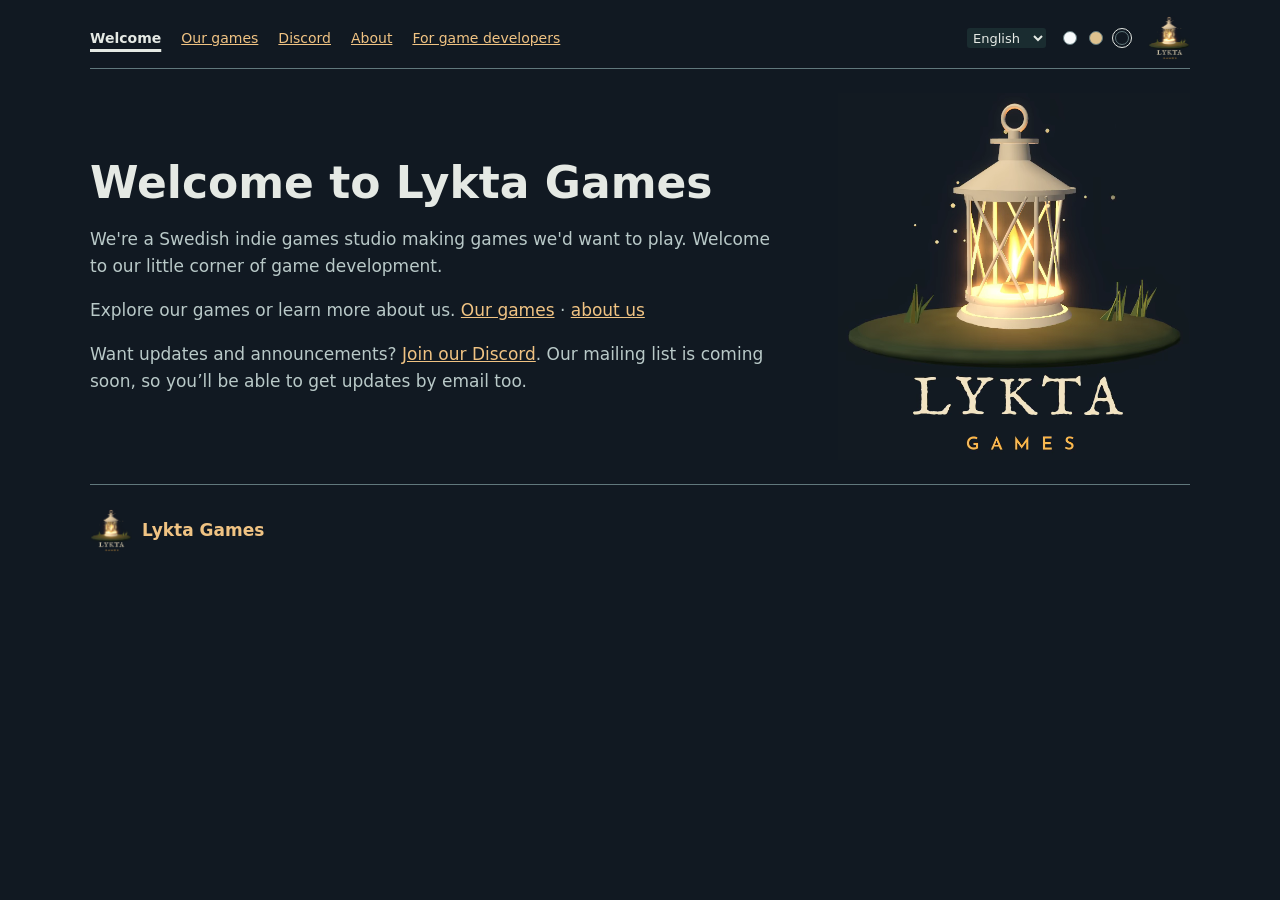
<file: index.html>
<!doctype html>
<html lang="en"><meta charset="utf-8"><meta name="viewport" content="width=device-width,initial-scale=1">
<script src="/preferences.js"></script>
<script src="/translations.js"></script>
<title data-i18n="welcome_lyktagames">Welcome · LyktaGames</title>
<style>
:root{color-scheme:dark;font:17px/1.6 system-ui;background:#111922;color:#e5e9e4}body{max-width:1100px;margin:auto;padding:16px 24px}header{border-bottom:1px solid #395054;padding-bottom:8px;color:#e9bc75}h1{font-size:clamp(30px,4vw,44px);line-height:1.15;max-width:800px;margin:18px 0 8px}p{max-width:680px;color:#b9c9c8}section{margin:24px 0}article{background:#1a2c30;border:1px solid #395054;padding:24px;border-radius:12px}a{color:#f0c383}input{font:inherit;padding:8px;max-width:100%;box-sizing:border-box}footer{border-top:1px solid #395054;padding-top:24px}label{display:block}
nav{display:flex;flex-wrap:wrap;align-items:center;gap:0 20px;font-size:14px}nav a{display:inline-flex;align-items:center;min-height:44px}nav a[aria-current="page"]{color:#e5e9e4;font-weight:700;text-decoration-thickness:3px;text-underline-offset:6px}
.design-grid{display:grid;grid-template-columns:repeat(3,minmax(0,1fr));gap:16px}
.design-grid article{padding:20px}.design-grid h3{font-size:18px;line-height:1.35;margin:0 0 10px;color:#e9bc75}.design-grid p{font-size:15px;margin:8px 0}.design-grid .note{font-size:13px}
@media(max-width:760px){.design-grid{grid-template-columns:repeat(2,minmax(0,1fr))}}
@media(max-width:480px){body{padding:10px 16px}.design-grid{grid-template-columns:1fr}nav{gap:0 16px}h1{margin-top:14px}.timeline-label{font-size:13px}}
.support-note{font-size:13px;max-width:680px}.support-note span{white-space:normal}
</style>
<link rel="stylesheet" href="/appearance.css">
<header><nav aria-label="Main" data-i18n-aria-label="main"><a href="/" aria-current="page"><span data-i18n="welcome">Welcome</span></a><a href="/games/"><span data-i18n="get_our_games">Our games</span></a><a href="/discord/">Discord</a><a href="/about/"><span data-i18n="about">About</span></a><a href="/calendar/"><span data-i18n="for_game_developers">For game developers</span></a></nav><div class="preferences"><label><select id="language" aria-label="Language" data-i18n-aria-label="language"><option value="en">English</option><option value="sv">Svenska</option></select></label><div class="theme-options" role="group" aria-label="Appearance" data-i18n-aria-label="appearance"><button class="theme-choice" type="button" data-theme-choice="light" aria-label="Light" title="Light" data-i18n-aria-label="light" data-i18n-title="light" aria-pressed="false"></button><button class="theme-choice" type="button" data-theme-choice="warm" aria-label="Warm" title="Warm" data-i18n-aria-label="warm" data-i18n-title="warm" aria-pressed="false"></button><button class="theme-choice" type="button" data-theme-choice="dark" aria-label="Dark" title="Dark" data-i18n-aria-label="dark" data-i18n-title="dark" aria-pressed="true"></button></div></div><a class="header-home" href="/" aria-label="Lykta Games — Welcome" data-i18n-aria-label="studio_home"><img class="header-logo" src="/assets/lykta-games.png" width="674" height="702" alt="Lykta Games"></a></header>
<main><section id="welcome" aria-labelledby="welcome-title"><div class="welcome-copy"><h1 id="welcome-title"><span data-i18n="welcome_to_lykta_games">Welcome to Lykta Games</span></h1>
<p><span data-i18n="we_re_a_swedish_indie_games_studio_making_games_we_d_want_to_play">We're a Swedish indie games studio making games we'd want to play. Welcome to our little corner of game development.</span></p><p><span data-i18n="welcome_players">Explore our games or learn more about us.</span> <a href="/games/"><span data-i18n="get_our_games">Our games</span></a> · <a href="/about/"><span data-i18n="about_us">about us</span></a></p>
<p><span data-i18n="welcome_updates_intro">Want updates and announcements?</span> <a href="/discord/"><span data-i18n="welcome_join_discord">Join our Discord</span></a><span data-i18n="welcome_mailing_soon">. Our mailing list is coming soon, so you’ll be able to get updates by email too.</span></p>
</div><a class="welcome-logo" href="/" aria-label="Lykta Games — Welcome" data-i18n-aria-label="studio_home"><img src="/assets/lykta-games.png" width="674" height="702" alt="Lykta Games"><video muted loop playsinline preload="none" poster="/assets/lykta-games.png" aria-label="Lykta Games" width="674" height="702"><source src="/assets/lykta-games.webm" type="video/webm"></video></a></section></main><footer><a class="footer-brand" href="/" aria-label="Lykta Games — Welcome" data-i18n-aria-label="studio_home"><img src="/assets/lykta-games.png" width="42" height="44" alt=""><span>Lykta Games</span></a></footer><script>window.SitePreferences?.translate();</script></html>
</file>
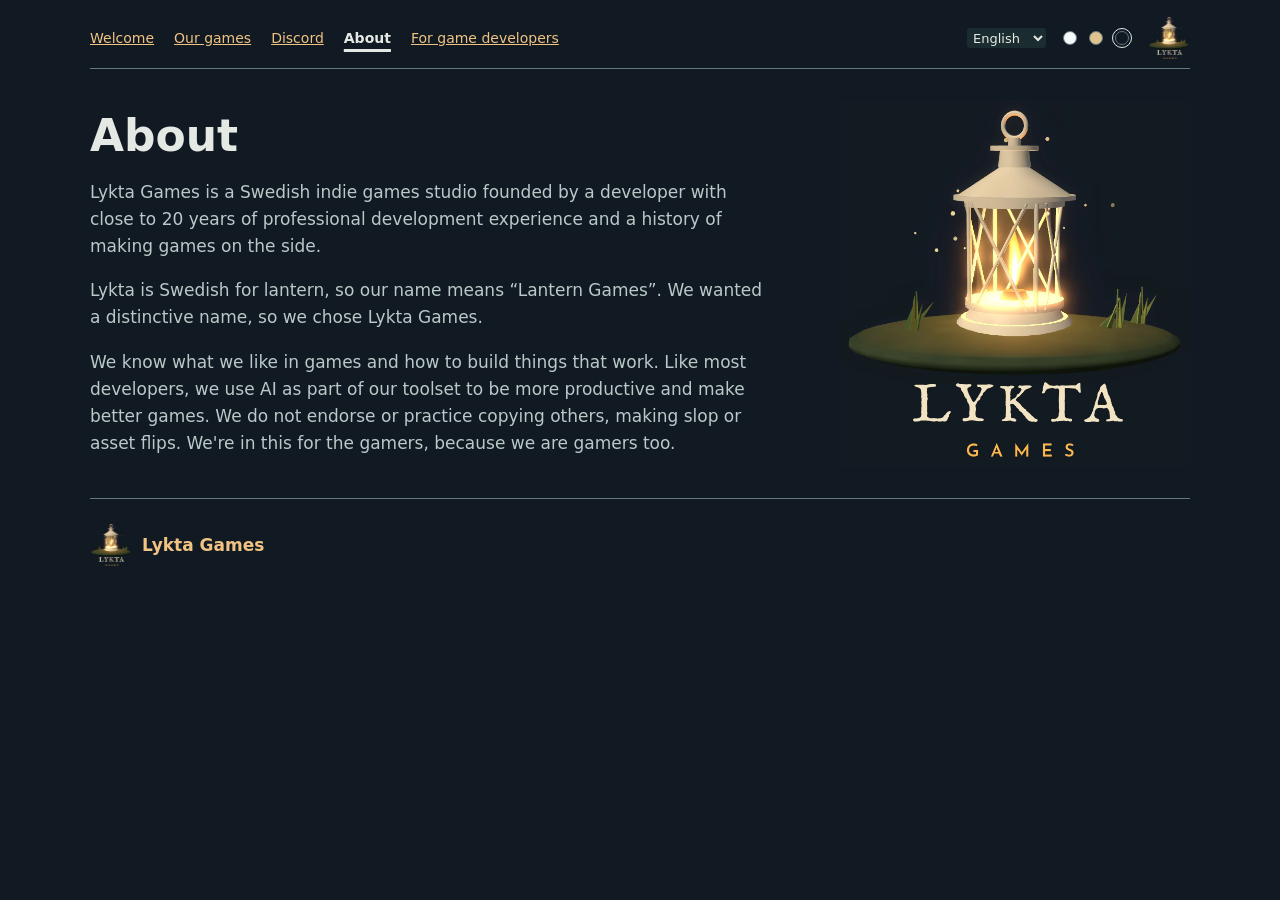
<file: about/index.html>
<!doctype html>
<html lang="en"><meta charset="utf-8"><meta name="viewport" content="width=device-width,initial-scale=1">
<script src="/preferences.js"></script>
<script src="/translations.js"></script>
<title data-i18n="about_lyktagames">About · LyktaGames</title>
<style>
:root{color-scheme:dark;font:17px/1.6 system-ui;background:#111922;color:#e5e9e4}body{max-width:1100px;margin:auto;padding:16px 24px}header{border-bottom:1px solid #395054;padding-bottom:8px;color:#e9bc75}h1{font-size:clamp(30px,4vw,44px);line-height:1.15;max-width:800px;margin:18px 0 8px}p{max-width:680px;color:#b9c9c8}section{margin:24px 0}article{background:#1a2c30;border:1px solid #395054;padding:24px;border-radius:12px}a{color:#f0c383}input{font:inherit;padding:8px;max-width:100%;box-sizing:border-box}footer{border-top:1px solid #395054;padding-top:24px}label{display:block}
nav{display:flex;flex-wrap:wrap;align-items:center;gap:0 20px;font-size:14px}nav a{display:inline-flex;align-items:center;min-height:44px}nav a[aria-current="page"]{color:#e5e9e4;font-weight:700;text-decoration-thickness:3px;text-underline-offset:6px}
.design-grid{display:grid;grid-template-columns:repeat(3,minmax(0,1fr));gap:16px}
.design-grid article{padding:20px}.design-grid h3{font-size:18px;line-height:1.35;margin:0 0 10px;color:#e9bc75}.design-grid p{font-size:15px;margin:8px 0}.design-grid .note{font-size:13px}
@media(max-width:760px){.design-grid{grid-template-columns:repeat(2,minmax(0,1fr))}}
@media(max-width:480px){body{padding:10px 16px}.design-grid{grid-template-columns:1fr}nav{gap:0 16px}h1{margin-top:14px}.timeline-label{font-size:13px}}
.support-note{font-size:13px;max-width:680px}.support-note span{white-space:normal}
</style>
<link rel="stylesheet" href="/appearance.css">
<header><nav aria-label="Main" data-i18n-aria-label="main"><a href="/"><span data-i18n="welcome">Welcome</span></a><a href="/games/"><span data-i18n="get_our_games">Our games</span></a><a href="/discord/">Discord</a><a href="/about/" aria-current="page"><span data-i18n="about">About</span></a><a href="/calendar/"><span data-i18n="for_game_developers">For game developers</span></a></nav><div class="preferences"><label><select id="language" aria-label="Language" data-i18n-aria-label="language"><option value="en">English</option><option value="sv">Svenska</option></select></label><div class="theme-options" role="group" aria-label="Appearance" data-i18n-aria-label="appearance"><button class="theme-choice" type="button" data-theme-choice="light" aria-label="Light" title="Light" data-i18n-aria-label="light" data-i18n-title="light" aria-pressed="false"></button><button class="theme-choice" type="button" data-theme-choice="warm" aria-label="Warm" title="Warm" data-i18n-aria-label="warm" data-i18n-title="warm" aria-pressed="false"></button><button class="theme-choice" type="button" data-theme-choice="dark" aria-label="Dark" title="Dark" data-i18n-aria-label="dark" data-i18n-title="dark" aria-pressed="true"></button></div></div><a class="header-home" href="/" aria-label="Lykta Games — Welcome" data-i18n-aria-label="studio_home"><img class="header-logo" src="/assets/lykta-games.png" width="674" height="702" alt="Lykta Games"></a></header>
<main><section id="about" aria-labelledby="about-title"><div class="welcome-copy"><h1 id="about-title"><span data-i18n="about">About</span></h1>
<p><span data-i18n="lykta_games_is_a_swedish_indie_games_studio_founded_by_a_develope">Lykta Games is a Swedish indie games studio founded by a developer with close to 20 years of professional development experience and a history of making games on the side.</span></p>
<p><span data-i18n="studio_name">Lykta is Swedish for lantern, so our name means “Lantern Games”. We wanted a distinctive name, so we chose Lykta Games.</span></p>
<p><span data-i18n="we_know_how_to_make_great_software_and_what_we_like_in_games_like">We know what we like in games and how to build things that work. Like most developers, we use AI as part of our toolset to be more productive and make better games. We do not endorse or practice copying others, making slop or asset flips. We're in this for the gamers, because we are gamers too.</span></p>
</div><a class="welcome-logo" href="/" aria-label="Lykta Games — Welcome" data-i18n-aria-label="studio_home"><img src="/assets/lykta-games.png" width="674" height="702" alt="Lykta Games"><video muted loop playsinline preload="none" poster="/assets/lykta-games.png" aria-label="Lykta Games" width="674" height="702"><source src="/assets/lykta-games.webm" type="video/webm"></video></a></section></main><footer><a class="footer-brand" href="/" aria-label="Lykta Games — Welcome" data-i18n-aria-label="studio_home"><img src="/assets/lykta-games.png" width="42" height="44" alt=""><span>Lykta Games</span></a></footer><script>window.SitePreferences?.translate();</script></html>
</file>
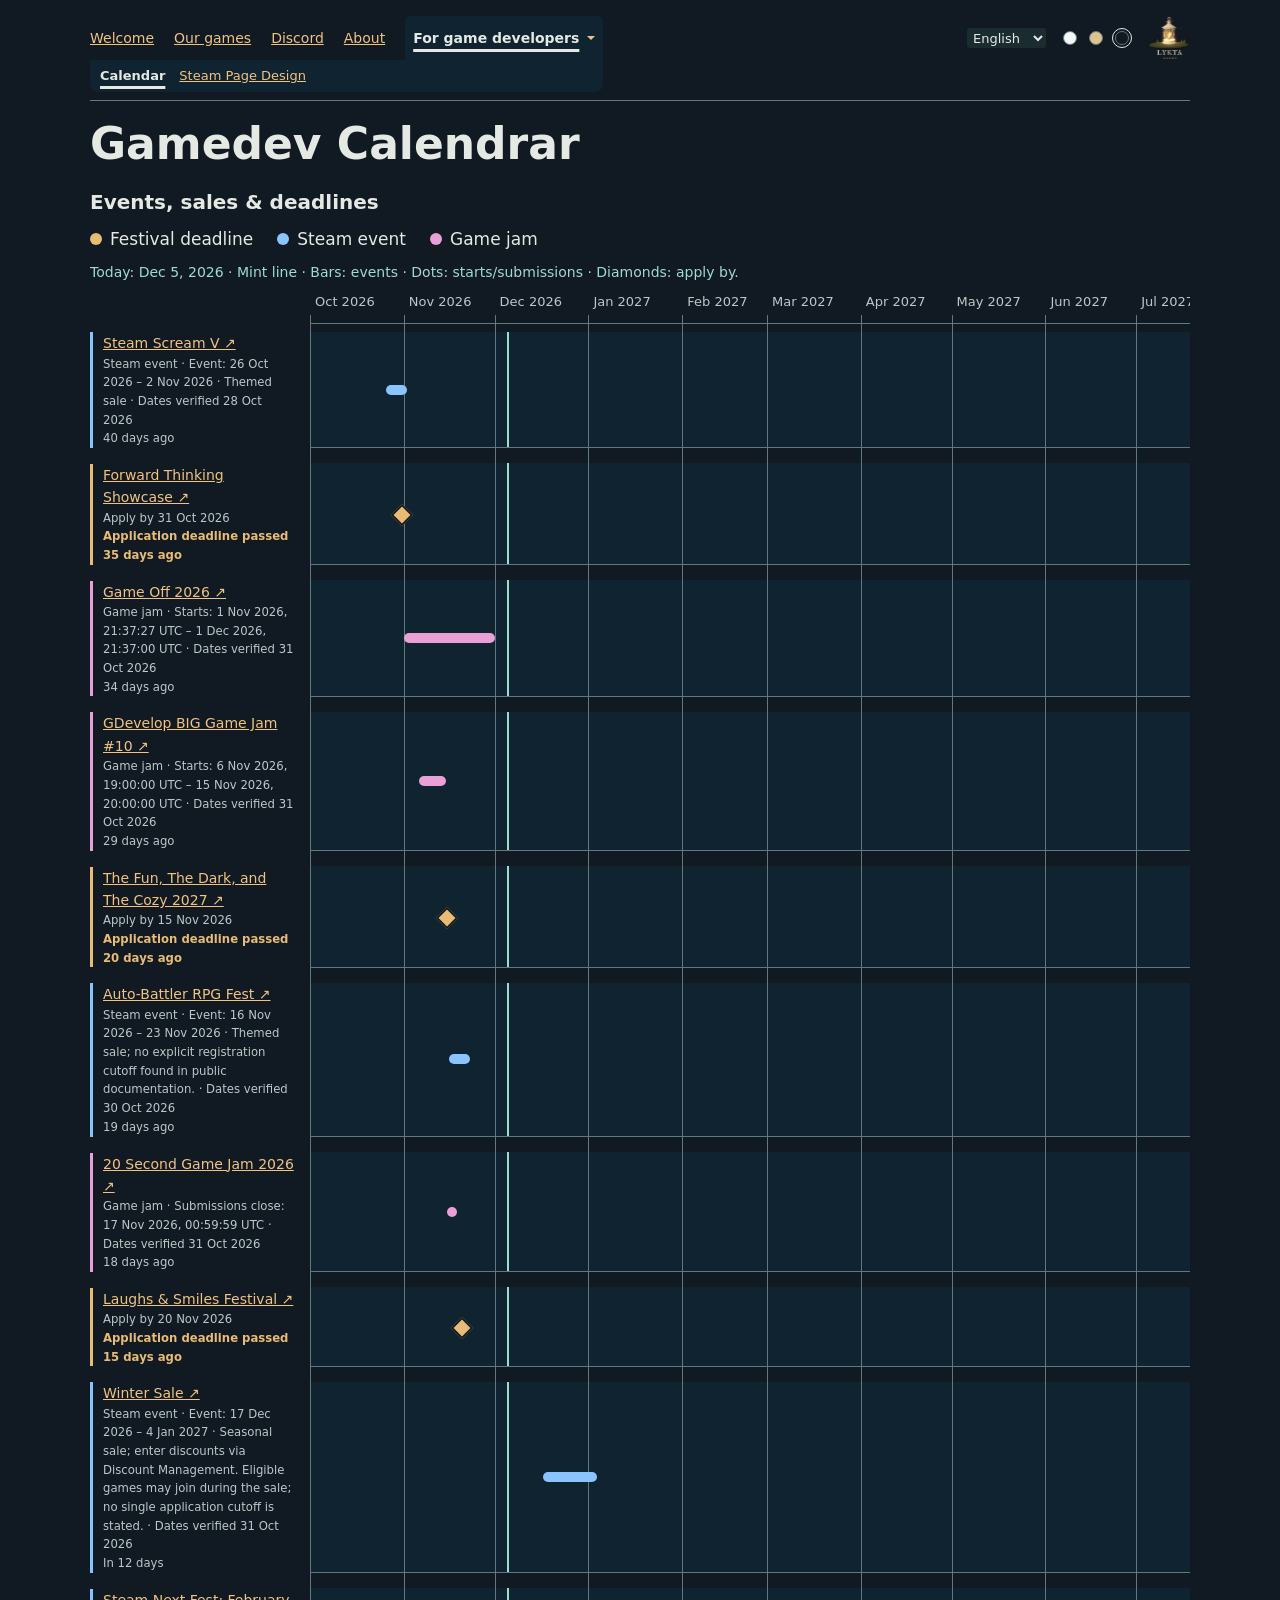
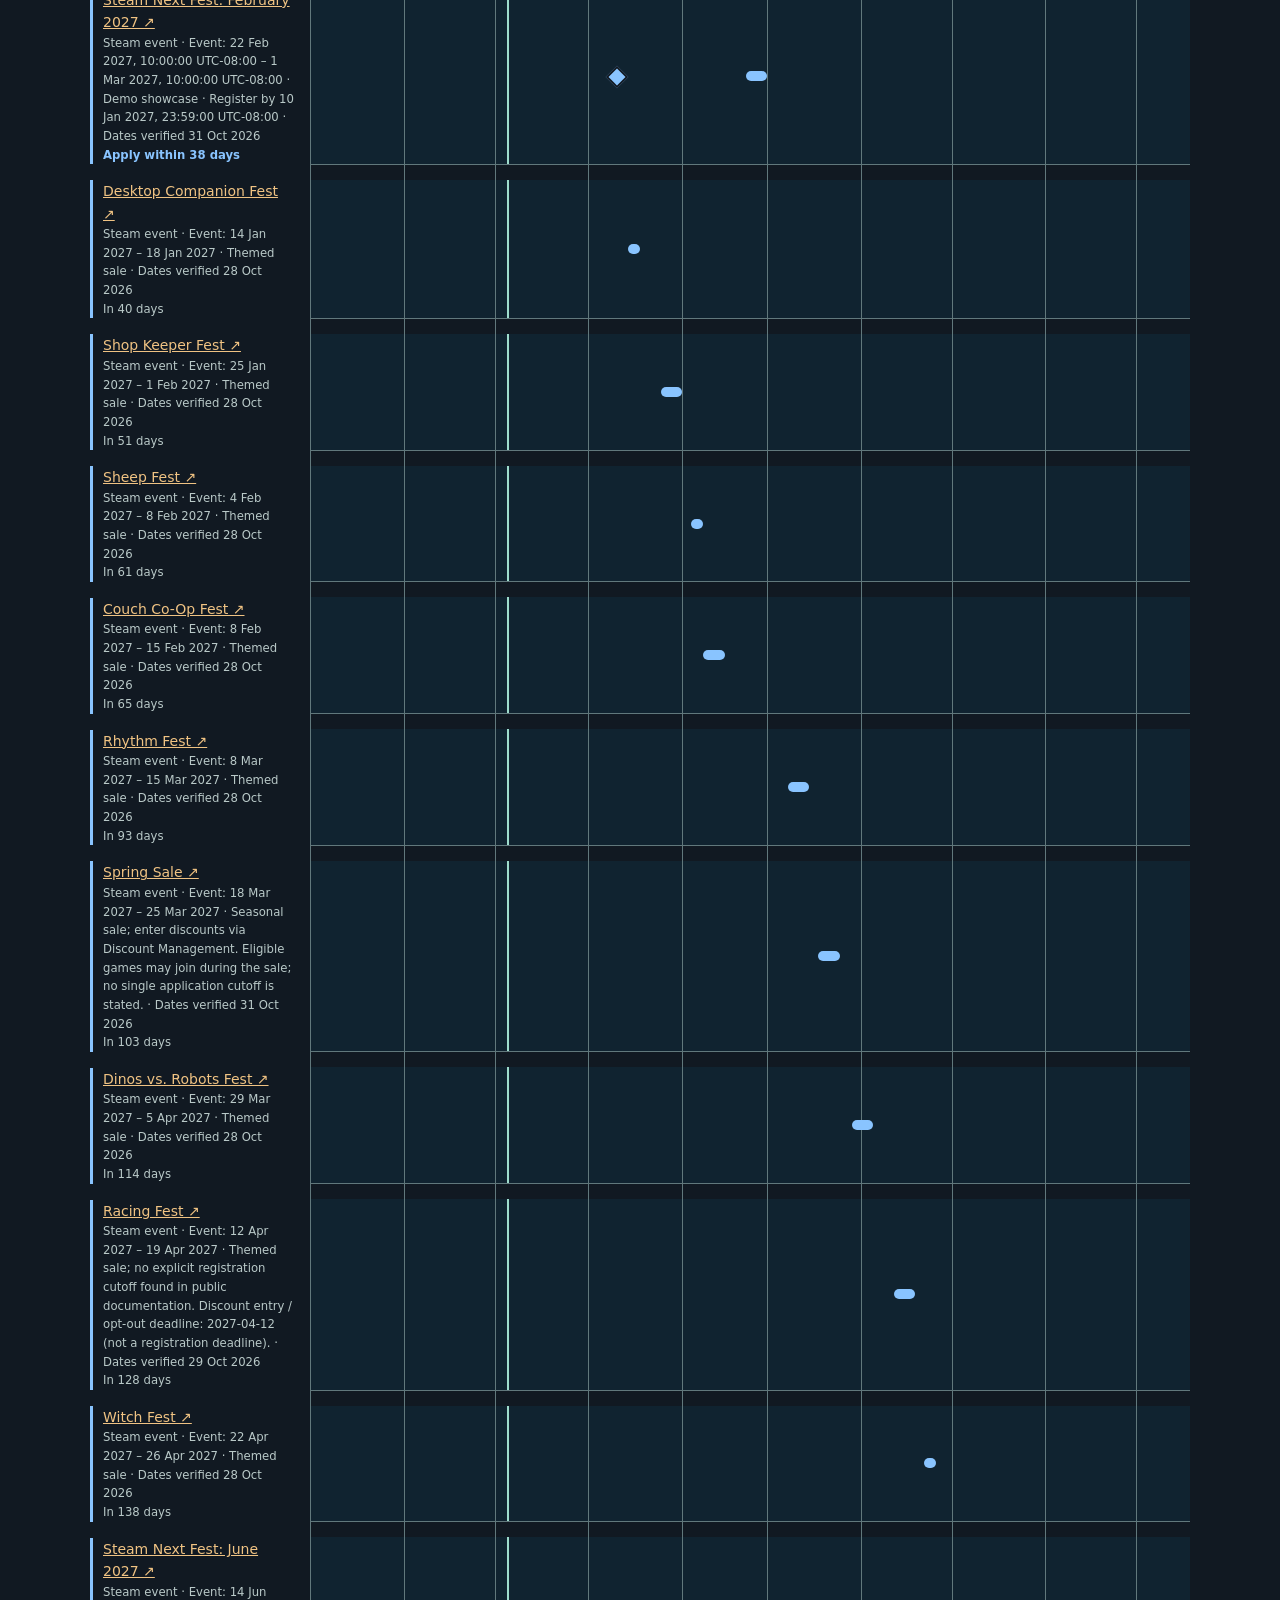
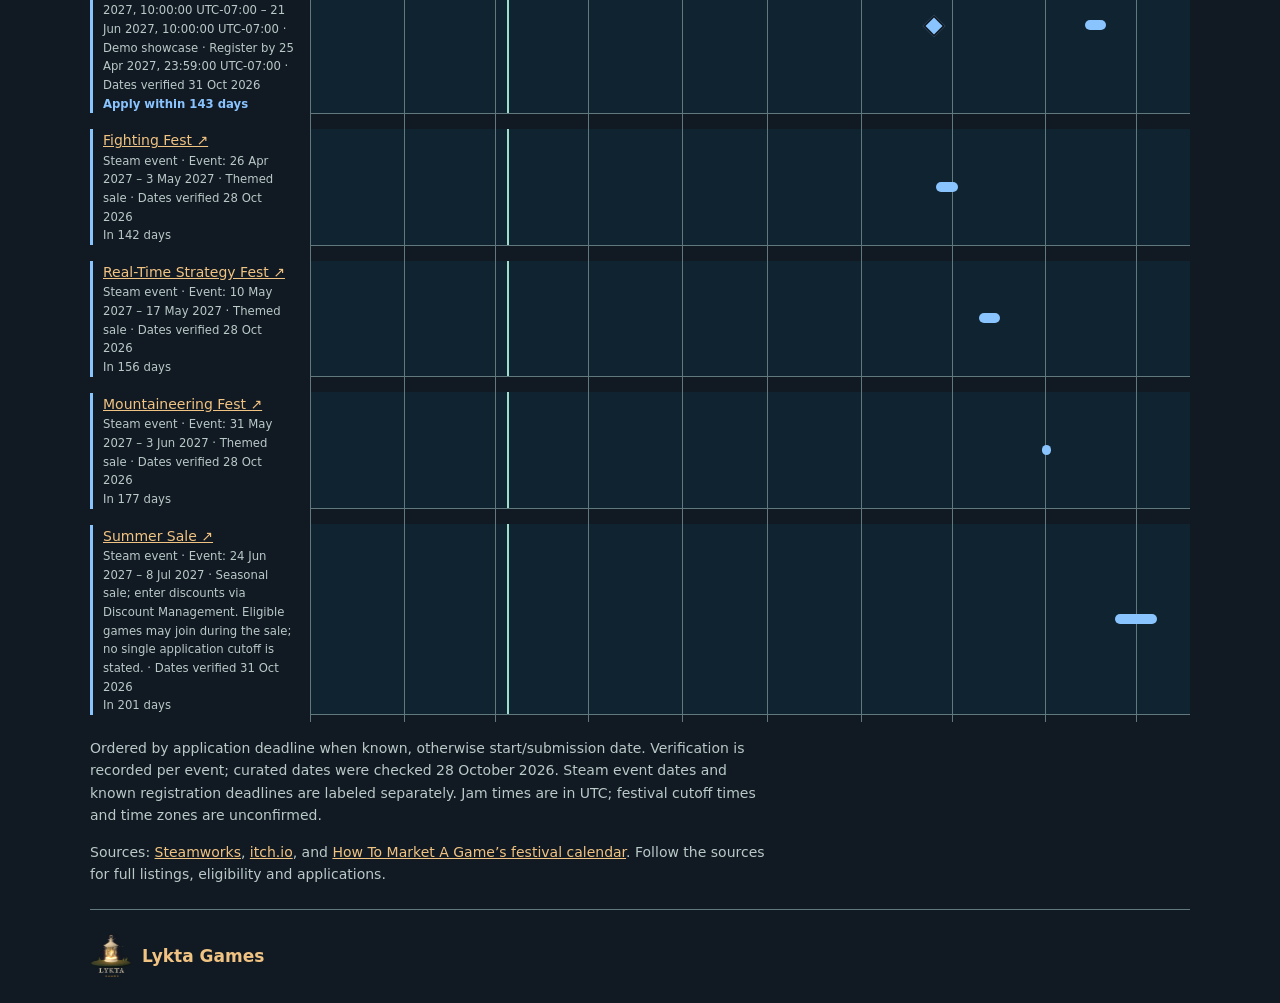
<file: calendar/index.html>
<!doctype html>
<html lang="en"><meta charset="utf-8"><meta name="viewport" content="width=device-width,initial-scale=1">
<script src="/preferences.js"></script>
<script src="/translations.js"></script>
<title data-i18n="gamedev_calendrar_lyktagames">Gamedev Calendrar · LyktaGames</title>
<style>
:root{color-scheme:dark;font:17px/1.6 system-ui;background:#111922;color:#e5e9e4}body{max-width:1100px;margin:auto;padding:16px 24px}header{border-bottom:1px solid #395054;padding-bottom:8px;color:#e9bc75}h1{font-size:clamp(30px,4vw,44px);line-height:1.15;max-width:800px;margin:18px 0 8px}p{max-width:680px;color:#b9c9c8}section{margin:24px 0}article{background:#1a2c30;border:1px solid #395054;padding:24px;border-radius:12px}a{color:#f0c383}input{font:inherit;padding:8px;max-width:100%;box-sizing:border-box}footer{border-top:1px solid #395054;padding-top:24px}label{display:block}

ul{list-style:none;padding:0}li{padding:18px 0;border-bottom:1px solid #395054;display:flex;justify-content:space-between;gap:20px;flex-wrap:wrap}li a{font-weight:600}li span{color:#b9c9c8}.note{font-size:14px}h2{font-size:26px;margin:0 0 12px}

.timeline{overflow-x:auto;margin:8px 0;padding:0}.timeline-chart{min-width:640px;position:relative}.timeline-axis{display:flex;justify-content:space-between;color:#b9c9c8;font-size:13px;margin-left:220px;padding-bottom:12px}.timeline-row{display:grid;grid-template-columns:220px 1fr;align-items:center;min-height:66px;gap:0}.timeline-label{padding-right:16px;font-size:14px}.timeline-label small{display:block;color:#b9c9c8}.timeline-track{position:relative;height:38px;background:#192b30;border-bottom:1px solid #395054}.timeline-today{position:absolute;top:0;bottom:0;border-left:2px solid #9edccc;z-index:1}.timeline-key{font-size:14px;color:#9edccc;max-width:900px;margin:0 0 8px}
[data-type="festivals"]{--event-color:#e9bc75}[data-type="steam"]{--event-color:#89c4ff}[data-type="itch"]{--event-color:#e8a0d6}.legend{display:flex;flex-wrap:wrap;gap:4px 24px}.legend>span::before{content:"";display:inline-block;width:12px;height:12px;border-radius:50%;background:var(--event-color);margin-right:8px}.timeline-label{border-left:3px solid var(--event-color);padding-left:10px}.timeline-row{padding:8px 0}
.timeline-label .application-countdown{color:var(--event-color);font-weight:600}

nav{display:flex;flex-wrap:wrap;align-items:center;gap:0 20px;font-size:14px}nav a{display:inline-flex;align-items:center;min-height:44px}nav a[aria-current="page"]{color:#e5e9e4;font-weight:700;text-decoration-thickness:3px;text-underline-offset:6px}main>p{margin:0 0 18px}
.timeline-axis{display:block;position:relative;height:32px;padding:0;border-bottom:1px solid #61787c}
.month-tick{position:absolute;bottom:0;height:8px;border-left:1px solid #a5b8b8}
.month-tick span{position:absolute;bottom:10px;left:4px;white-space:nowrap}
.timeline-track{height:100%;min-height:44px}
.month-guide{position:absolute;top:-8px;bottom:-8px;border-left:1px solid #395054;pointer-events:none}
.timeline-today{pointer-events:none}
.timeline-marker{position:absolute;top:50%;transform:translateY(-50%);height:44px;min-width:24px;padding:0;border:0;background:transparent;cursor:pointer;z-index:2;color:inherit}
.timeline-marker::before{content:"";display:block;position:absolute;left:0;right:0;top:17px;height:10px;border-radius:6px;background:var(--event-color)}
.timeline-bar{min-width:0}
.timeline-point,.timeline-application{width:28px;min-width:28px;transform:translate(-50%,-50%)}
.timeline-point::before{width:10px;height:10px;left:9px;right:auto;border-radius:50%}
.timeline-application::before{width:12px;height:12px;left:7px;top:15px;right:auto;border:2px solid #111922;border-radius:0;transform:rotate(45deg)}
.timeline-marker:focus-visible{outline:2px solid #fff;outline-offset:2px;border-radius:4px}
.timeline-tooltip{position:fixed;z-index:10;box-sizing:border-box;width:340px;max-width:calc(100vw - 24px);padding:14px 16px;background:#263d42;color:#e5e9e4;border:1px solid #9edccc;border-radius:8px;box-shadow:0 8px 30px #0008;font-size:14px;white-space:pre-line}
#events{margin-top:16px}#events-title{font-size:20px;margin-bottom:8px}
#about{border-top:1px solid #395054;padding-top:24px}
@media(max-width:480px){body{padding:10px 16px}nav{gap:0 16px}h1{margin-top:14px}.timeline-label{font-size:13px}}
.support-note{font-size:13px;max-width:680px}.support-note span{white-space:normal}
</style>
<link rel="stylesheet" href="/appearance.css">
<header><div class="navigation-group"><nav aria-label="Main" data-i18n-aria-label="main"><a href="/"><span data-i18n="welcome">Welcome</span></a><a href="/games/"><span data-i18n="get_our_games">Our games</span></a><a href="/discord/">Discord</a><a href="/about/"><span data-i18n="about">About</span></a><a href="/calendar/" aria-current="true"><span data-i18n="for_game_developers">For game developers</span></a></nav><nav class="developer-nav" data-nav-parent="/calendar/" aria-label="For game developers" data-i18n-aria-label="for_game_developers"><a href="/calendar/" aria-current="page"><span data-i18n="calendar">Calendar</span></a><a href="/steam-page-design/"><span data-i18n="steam_page_design">Steam Page Design</span></a></nav></div><div class="preferences"><label><select id="language" aria-label="Language" data-i18n-aria-label="language"><option value="en">English</option><option value="sv">Svenska</option></select></label><div class="theme-options" role="group" aria-label="Appearance" data-i18n-aria-label="appearance"><button class="theme-choice" type="button" data-theme-choice="light" aria-label="Light" title="Light" data-i18n-aria-label="light" data-i18n-title="light" aria-pressed="false"></button><button class="theme-choice" type="button" data-theme-choice="warm" aria-label="Warm" title="Warm" data-i18n-aria-label="warm" data-i18n-title="warm" aria-pressed="false"></button><button class="theme-choice" type="button" data-theme-choice="dark" aria-label="Dark" title="Dark" data-i18n-aria-label="dark" data-i18n-title="dark" aria-pressed="true"></button></div></div><a class="header-home" href="/" aria-label="Lykta Games — Welcome" data-i18n-aria-label="studio_home"><img class="header-logo" src="/assets/lykta-games.png" width="674" height="702" alt="Lykta Games"></a></header>
<main><h1><span data-i18n="gamedev_calendrar">Gamedev Calendrar</span></h1>
<section id="events" aria-labelledby="events-title"><h2 id="events-title"><span data-i18n="events_sales_deadlines">Events, sales &amp; deadlines</span></h2>
<div class="legend" aria-label="Event types" data-i18n-aria-label="event_types"><span data-type="festivals"><span data-i18n="festival_deadline">Festival deadline</span></span><span data-type="steam"><span data-i18n="steam_event">Steam event</span></span><span data-type="itch"><span data-i18n="game_jam">Game jam</span></span></div>
<ul><li data-id="steam-scream-v" data-type="steam" data-start="2026-10-26" data-end="2026-11-02" data-apply-by="" data-apply-at="" data-label="Event" data-start-at="" data-end-at="" data-note="Themed sale" data-verified="2026-10-28T10:04:43Z"><a href="https://partner.steamgames.com/doc/marketing/upcoming_events" target="_blank" rel="noopener noreferrer">Steam Scream V ↗</a><span>Steam event · Event: 26 Oct 2026 – 2 Nov 2026 · Themed sale · Dates verified 28 Oct 2026</span></li>
<li data-id="forward-thinking-showcase" data-type="festivals" data-start="2026-10-31" data-end="" data-apply-by="2026-10-31" data-apply-at="" data-label="Application deadline" data-start-at="" data-end-at="" data-note="" data-verified=""><a href="https://howtomarketagame.com/festivals/" target="_blank" rel="noopener noreferrer">Forward Thinking Showcase ↗</a><span>Festival deadline · Application deadline: 31 Oct 2026 · Apply by 31 Oct 2026</span></li>
<li data-id="game-off-2026" data-type="itch" data-start="2026-11-01" data-end="2026-12-01" data-apply-by="" data-apply-at="" data-label="Starts" data-start-at="2026-11-01T21:37:27Z" data-end-at="2026-12-01T21:37:00Z" data-note="" data-verified="2026-10-31T14:10:30Z"><a href="https://itch.io/jam/game-off-2026" target="_blank" rel="noopener noreferrer">Game Off 2026 ↗</a><span>Game jam · Starts: 1 Nov 2026, 21:37:27 UTC – 1 Dec 2026, 21:37:00 UTC · Dates verified 31 Oct 2026</span></li>
<li data-id="gdevelop-big-game-jam-10" data-type="itch" data-start="2026-11-06" data-end="2026-11-15" data-apply-by="" data-apply-at="" data-label="Starts" data-start-at="2026-11-06T19:00:00Z" data-end-at="2026-11-15T20:00:00Z" data-note="" data-verified="2026-10-31T14:10:30Z"><a href="https://itch.io/jam/gdevelop-big-game-jam-10" target="_blank" rel="noopener noreferrer">GDevelop BIG Game Jam #10 ↗</a><span>Game jam · Starts: 6 Nov 2026, 19:00:00 UTC – 15 Nov 2026, 20:00:00 UTC · Dates verified 31 Oct 2026</span></li>
<li data-id="the-fun-the-dark-and-the-cozy-2027" data-type="festivals" data-start="2026-11-15" data-end="" data-apply-by="2026-11-15" data-apply-at="" data-label="Application deadline" data-start-at="" data-end-at="" data-note="" data-verified=""><a href="https://howtomarketagame.com/festivals/" target="_blank" rel="noopener noreferrer">The Fun, The Dark, and The Cozy 2027 ↗</a><span>Festival deadline · Application deadline: 15 Nov 2026 · Apply by 15 Nov 2026</span></li>
<li data-id="auto-battler-rpg-fest" data-type="steam" data-start="2026-11-16" data-end="2026-11-23" data-apply-by="" data-apply-at="" data-label="Event" data-start-at="" data-end-at="" data-note="Themed sale; no explicit registration cutoff found in public documentation." data-verified="2026-10-30T08:12:09Z"><a href="https://partner.steamgames.com/doc/marketing/upcoming_events/themed_sales/auto_battler_rpg_2026" target="_blank" rel="noopener noreferrer">Auto-Battler RPG Fest ↗</a><span>Steam event · Event: 16 Nov 2026 – 23 Nov 2026 · Themed sale; no explicit registration cutoff found in public documentation. · Dates verified 30 Oct 2026</span></li>
<li data-id="20-second-game-jam-2026" data-type="itch" data-start="2026-11-17" data-end="" data-apply-by="" data-apply-at="" data-label="Submissions close" data-start-at="2026-11-17T00:59:59Z" data-end-at="" data-note="" data-verified="2026-10-31T14:10:30Z"><a href="https://itch.io/jam/20-second-game-jam-2026" target="_blank" rel="noopener noreferrer">20 Second Game Jam 2026 ↗</a><span>Game jam · Submissions close: 17 Nov 2026, 00:59:59 UTC · Dates verified 31 Oct 2026</span></li>
<li data-id="laughs-smiles-festival" data-type="festivals" data-start="2026-11-20" data-end="" data-apply-by="2026-11-20" data-apply-at="" data-label="Application deadline" data-start-at="" data-end-at="" data-note="" data-verified=""><a href="https://howtomarketagame.com/festivals/" target="_blank" rel="noopener noreferrer">Laughs &amp; Smiles Festival ↗</a><span>Festival deadline · Application deadline: 20 Nov 2026 · Apply by 20 Nov 2026</span></li>
<li data-id="winter-sale" data-type="steam" data-start="2026-12-17" data-end="2027-01-04" data-apply-by="" data-apply-at="" data-label="Event" data-start-at="" data-end-at="" data-note="Seasonal sale; enter discounts via Discount Management. Eligible games may join during the sale; no single application cutoff is stated." data-verified="2026-10-31T14:10:30Z"><a href="https://partner.steamgames.com/doc/marketing/discounts/seasonalsales" target="_blank" rel="noopener noreferrer">Winter Sale ↗</a><span>Steam event · Event: 17 Dec 2026 – 4 Jan 2027 · Seasonal sale; enter discounts via Discount Management. Eligible games may join during the sale; no single application cutoff is stated. · Dates verified 31 Oct 2026</span></li>
<li data-id="steam-next-fest" data-type="steam" data-start="2027-02-22" data-end="2027-03-01" data-apply-by="2027-01-10" data-apply-at="2027-01-10T23:59:00-08:00" data-label="Event" data-start-at="2027-02-22T10:00:00-08:00" data-end-at="2027-03-01T10:00:00-08:00" data-note="Demo showcase" data-verified="2026-10-31T14:10:30Z"><a href="https://partner.steamgames.com/doc/marketing/upcoming_events/nextfest/feb_2027" target="_blank" rel="noopener noreferrer">Steam Next Fest: February 2027 ↗</a><span>Steam event · Event: 22 Feb 2027, 10:00:00 UTC-08:00 – 1 Mar 2027, 10:00:00 UTC-08:00 · Demo showcase · Register by 10 Jan 2027, 23:59:00 UTC-08:00 · Dates verified 31 Oct 2026</span></li>
<li data-id="desktop-companion-fest" data-type="steam" data-start="2027-01-14" data-end="2027-01-18" data-apply-by="" data-apply-at="" data-label="Event" data-start-at="" data-end-at="" data-note="Themed sale" data-verified="2026-10-28T10:04:43Z"><a href="https://partner.steamgames.com/doc/marketing/upcoming_events" target="_blank" rel="noopener noreferrer">Desktop Companion Fest ↗</a><span>Steam event · Event: 14 Jan 2027 – 18 Jan 2027 · Themed sale · Dates verified 28 Oct 2026</span></li>
<li data-id="shop-keeper-fest" data-type="steam" data-start="2027-01-25" data-end="2027-02-01" data-apply-by="" data-apply-at="" data-label="Event" data-start-at="" data-end-at="" data-note="Themed sale" data-verified="2026-10-28T10:04:43Z"><a href="https://partner.steamgames.com/doc/marketing/upcoming_events" target="_blank" rel="noopener noreferrer">Shop Keeper Fest ↗</a><span>Steam event · Event: 25 Jan 2027 – 1 Feb 2027 · Themed sale · Dates verified 28 Oct 2026</span></li>
<li data-id="sheep-fest-2027" data-type="steam" data-start="2027-02-04" data-end="2027-02-08" data-apply-by="" data-apply-at="" data-label="Event" data-start-at="" data-end-at="" data-note="Themed sale" data-verified="2026-10-28T10:04:43Z"><a href="https://partner.steamgames.com/doc/marketing/upcoming_events" target="_blank" rel="noopener noreferrer">Sheep Fest ↗</a><span>Steam event · Event: 4 Feb 2027 – 8 Feb 2027 · Themed sale · Dates verified 28 Oct 2026</span></li>
<li data-id="couch-co-op-fest-2027" data-type="steam" data-start="2027-02-08" data-end="2027-02-15" data-apply-by="" data-apply-at="" data-label="Event" data-start-at="" data-end-at="" data-note="Themed sale" data-verified="2026-10-28T10:04:43Z"><a href="https://partner.steamgames.com/doc/marketing/upcoming_events" target="_blank" rel="noopener noreferrer">Couch Co-Op Fest ↗</a><span>Steam event · Event: 8 Feb 2027 – 15 Feb 2027 · Themed sale · Dates verified 28 Oct 2026</span></li>
<li data-id="rhythm-fest-2027" data-type="steam" data-start="2027-03-08" data-end="2027-03-15" data-apply-by="" data-apply-at="" data-label="Event" data-start-at="" data-end-at="" data-note="Themed sale" data-verified="2026-10-28T10:04:43Z"><a href="https://partner.steamgames.com/doc/marketing/upcoming_events" target="_blank" rel="noopener noreferrer">Rhythm Fest ↗</a><span>Steam event · Event: 8 Mar 2027 – 15 Mar 2027 · Themed sale · Dates verified 28 Oct 2026</span></li>
<li data-id="spring-sale-2027" data-type="steam" data-start="2027-03-18" data-end="2027-03-25" data-apply-by="" data-apply-at="" data-label="Event" data-start-at="" data-end-at="" data-note="Seasonal sale; enter discounts via Discount Management. Eligible games may join during the sale; no single application cutoff is stated." data-verified="2026-10-31T14:10:30Z"><a href="https://partner.steamgames.com/doc/marketing/discounts/seasonalsales" target="_blank" rel="noopener noreferrer">Spring Sale ↗</a><span>Steam event · Event: 18 Mar 2027 – 25 Mar 2027 · Seasonal sale; enter discounts via Discount Management. Eligible games may join during the sale; no single application cutoff is stated. · Dates verified 31 Oct 2026</span></li>
<li data-id="dinos-vs-robots-fest-2027" data-type="steam" data-start="2027-03-29" data-end="2027-04-05" data-apply-by="" data-apply-at="" data-label="Event" data-start-at="" data-end-at="" data-note="Themed sale" data-verified="2026-10-28T10:04:43Z"><a href="https://partner.steamgames.com/doc/marketing/upcoming_events" target="_blank" rel="noopener noreferrer">Dinos vs. Robots Fest ↗</a><span>Steam event · Event: 29 Mar 2027 – 5 Apr 2027 · Themed sale · Dates verified 28 Oct 2026</span></li>
<li data-id="racing-fest-2027" data-type="steam" data-start="2027-04-12" data-end="2027-04-19" data-apply-by="" data-apply-at="" data-label="Event" data-start-at="" data-end-at="" data-note="Themed sale; no explicit registration cutoff found in public documentation. Discount entry / opt-out deadline: 2027-04-12 (not a registration deadline)." data-verified="2026-10-29T11:05:53Z"><a href="https://partner.steamgames.com/doc/marketing/upcoming_events/themed_sales/racing_2027" target="_blank" rel="noopener noreferrer">Racing Fest ↗</a><span>Steam event · Event: 12 Apr 2027 – 19 Apr 2027 · Themed sale; no explicit registration cutoff found in public documentation. Discount entry / opt-out deadline: 2027-04-12 (not a registration deadline). · Dates verified 29 Oct 2026</span></li>
<li data-id="witch-fest-2027" data-type="steam" data-start="2027-04-22" data-end="2027-04-26" data-apply-by="" data-apply-at="" data-label="Event" data-start-at="" data-end-at="" data-note="Themed sale" data-verified="2026-10-28T10:04:43Z"><a href="https://partner.steamgames.com/doc/marketing/upcoming_events" target="_blank" rel="noopener noreferrer">Witch Fest ↗</a><span>Steam event · Event: 22 Apr 2027 – 26 Apr 2027 · Themed sale · Dates verified 28 Oct 2026</span></li>
<li data-id="steam-next-fest-june-2027" data-type="steam" data-start="2027-06-14" data-end="2027-06-21" data-apply-by="2027-04-25" data-apply-at="2027-04-25T23:59:00-07:00" data-label="Event" data-start-at="2027-06-14T10:00:00-07:00" data-end-at="2027-06-21T10:00:00-07:00" data-note="Demo showcase" data-verified="2026-10-31T14:10:30Z"><a href="https://partner.steamgames.com/doc/marketing/upcoming_events/nextfest/june_2027" target="_blank" rel="noopener noreferrer">Steam Next Fest: June 2027 ↗</a><span>Steam event · Event: 14 Jun 2027, 10:00:00 UTC-07:00 – 21 Jun 2027, 10:00:00 UTC-07:00 · Demo showcase · Register by 25 Apr 2027, 23:59:00 UTC-07:00 · Dates verified 31 Oct 2026</span></li>
<li data-id="fighting-fest-2027" data-type="steam" data-start="2027-04-26" data-end="2027-05-03" data-apply-by="" data-apply-at="" data-label="Event" data-start-at="" data-end-at="" data-note="Themed sale" data-verified="2026-10-28T10:04:43Z"><a href="https://partner.steamgames.com/doc/marketing/upcoming_events" target="_blank" rel="noopener noreferrer">Fighting Fest ↗</a><span>Steam event · Event: 26 Apr 2027 – 3 May 2027 · Themed sale · Dates verified 28 Oct 2026</span></li>
<li data-id="real-time-strategy-fest-2027" data-type="steam" data-start="2027-05-10" data-end="2027-05-17" data-apply-by="" data-apply-at="" data-label="Event" data-start-at="" data-end-at="" data-note="Themed sale" data-verified="2026-10-28T10:04:43Z"><a href="https://partner.steamgames.com/doc/marketing/upcoming_events" target="_blank" rel="noopener noreferrer">Real-Time Strategy Fest ↗</a><span>Steam event · Event: 10 May 2027 – 17 May 2027 · Themed sale · Dates verified 28 Oct 2026</span></li>
<li data-id="mountaineering-fest-2027" data-type="steam" data-start="2027-05-31" data-end="2027-06-03" data-apply-by="" data-apply-at="" data-label="Event" data-start-at="" data-end-at="" data-note="Themed sale" data-verified="2026-10-28T10:04:43Z"><a href="https://partner.steamgames.com/doc/marketing/upcoming_events" target="_blank" rel="noopener noreferrer">Mountaineering Fest ↗</a><span>Steam event · Event: 31 May 2027 – 3 Jun 2027 · Themed sale · Dates verified 28 Oct 2026</span></li>
<li data-id="summer-sale-2027" data-type="steam" data-start="2027-06-24" data-end="2027-07-08" data-apply-by="" data-apply-at="" data-label="Event" data-start-at="" data-end-at="" data-note="Seasonal sale; enter discounts via Discount Management. Eligible games may join during the sale; no single application cutoff is stated." data-verified="2026-10-31T14:10:30Z"><a href="https://partner.steamgames.com/doc/marketing/discounts/seasonalsales" target="_blank" rel="noopener noreferrer">Summer Sale ↗</a><span>Steam event · Event: 24 Jun 2027 – 8 Jul 2027 · Seasonal sale; enter discounts via Discount Management. Eligible games may join during the sale; no single application cutoff is stated. · Dates verified 31 Oct 2026</span></li>
</ul>
<p class="note"><span data-i18n="ordered_by_application_deadline_when_known_otherwise_start_submis">Ordered by application deadline when known, otherwise start/submission date. Verification is recorded per event; curated dates were checked 28 October 2026. Steam event dates and known registration deadlines are labeled separately. Jam times are in UTC; festival cutoff times and time zones are unconfirmed.</span></p>
<p class="note"><span data-i18n="sources">Sources:</span> <a href="https://partner.steamgames.com/doc/marketing/upcoming_events" target="_blank" rel="noopener noreferrer">Steamworks</a>, <a href="https://itch.io/jams" target="_blank" rel="noopener noreferrer">itch.io</a><span data-i18n="and_52">, and</span> <a href="https://howtomarketagame.com/festivals/" target="_blank" rel="noopener noreferrer"><span data-i18n="how_to_market_a_game_s_festival_calendar">How To Market A Game’s festival calendar</span></a><span data-i18n="follow_the_sources_for_full_listings_eligibility_and_applications">. Follow the sources for full listings, eligibility and applications.</span></p>
</section>
</main><footer><a class="footer-brand" href="/" aria-label="Lykta Games — Welcome" data-i18n-aria-label="studio_home"><img src="/assets/lykta-games.png" width="42" height="44" alt=""><span>Lykta Games</span></a></footer>
<script>window.SitePreferences?.translate();</script>
<script>
(() => {
const day=86400000;
const t=(key,fallback=key,values={})=>window.SitePreferences?.t(key,fallback,values)??fallback.replace(/\{(\w+)\}/g,(_,name)=>values[name]);
const locale=()=>window.SitePreferences?.language||'en';
const now=new Date();
const today=Date.UTC(now.getFullYear(),now.getMonth(),now.getDate());
const date=s=>Date.parse(s+'T00:00:00Z');
const format=n=>new Date(n).toLocaleDateString(locale(),{day:'numeric',month:'short',year:'numeric',timeZone:'UTC'});
const sourceText=value=>locale()==='en'?value:window.siteMessages?.[value]?.sv||value+' (engelska)';
function sourceDate(value){
 const dateText=new Date(value.slice(0,10)+'T00:00:00Z').toLocaleDateString(locale(),{day:'numeric',month:'long',year:'numeric',timeZone:'UTC'});
 if(value.length<=10)return dateText;
 const time=value.slice(11,19),zone=value.slice(19);
 return dateText+' '+time+(zone==='Z'?' UTC':' UTC'+zone);
}
function eventDetails(item){
 const span=item.querySelector('span');
 if(!span.dataset.english)span.dataset.english=span.textContent;
 if(locale()==='en')return span.dataset.english;
 const d=item.dataset,kind={steam:'steam_event',itch:'game_jam',festivals:'festival_deadline'}[d.type];
 const parts=[t(kind),sourceText(d.label)+': '+sourceDate(d.startAt||d.start)+(d.end?' – '+sourceDate(d.endAt||d.end):'')];
 if(d.note)parts.push(sourceText(d.note));
 if(d.applyBy)parts.push(t(d.type==='steam'?'Register by':'Apply by')+' '+sourceDate(d.applyAt||d.applyBy));
 if(d.verified)parts.push(t('Dates verified')+' '+sourceDate(d.verified.slice(0,10)));
 return parts.join(' · ');
}
function applicationCountdown(deadline,today){
 const days=Math.round((deadline-today)/day);
 return days>0?t(days===1?'applyWithinOne':'applyWithin',days===1?'Apply within 1 day':'Apply within {days} days',{days}):days===0?t('applyToday','Application deadline today'):t(days===-1?'applyAgoOne':'applyAgo',days===-1?'Application deadline passed 1 day ago':'Application deadline passed {days} days ago',{days:Math.abs(days)});
}
function timedApplicationCountdown(deadline,now){
 const remaining=Date.parse(deadline)-now;
 if(remaining<0)return t('applyPassed','Application deadline passed');
 if(remaining<day)return t('applyWithinOne','Apply within 1 day');
 return t('applyWithin','Apply within {days} days',{days:Math.ceil(remaining/day)});
}
const tooltip=document.createElement('div');tooltip.className='timeline-tooltip';tooltip.id='event-tooltip';tooltip.setAttribute('role','tooltip');tooltip.hidden=true;document.body.append(tooltip);
let activeMarker,hideTimer;
tooltip.addEventListener('pointerenter',()=>clearTimeout(hideTimer));
tooltip.addEventListener('pointerleave',()=>{if(document.activeElement!==activeMarker)hideTooltip()});
function hideTooltip(){clearTimeout(hideTimer);tooltip.hidden=true;if(activeMarker)activeMarker.removeAttribute('aria-describedby');activeMarker=null}
function showTooltip(element,text){
 hideTooltip();activeMarker=element;tooltip.textContent=text;tooltip.hidden=false;element.setAttribute('aria-describedby',tooltip.id);
 const rect=element.getBoundingClientRect();
 tooltip.style.left=Math.max(12,Math.min(rect.left,innerWidth-tooltip.offsetWidth-12))+'px';
 tooltip.style.top=Math.max(12,Math.min(rect.bottom+6,innerHeight-tooltip.offsetHeight-12))+'px';
}
document.addEventListener('keydown',event=>{if(event.key==='Escape')hideTooltip()});
document.addEventListener('pointerdown',event=>{if(!event.target.closest('.timeline-marker,.timeline-tooltip'))hideTooltip()});
document.addEventListener('scroll',hideTooltip,true);
window.addEventListener('resize',hideTooltip);
function render(){
 hideTooltip();
 const section=document.getElementById('events');
 section.querySelector('.timeline')?.remove();
 const items=[...section.querySelectorAll('li')];
 const events=items.map(item=>[item.dataset.start,item.dataset.end,item.dataset.label]);
 const links=items.map(item=>item.querySelector('a'));
 const deadlines=items.filter(item=>item.dataset.applyBy).map(item=>date(item.dataset.applyBy));
 const earliest=Math.min(today-7*day,...events.map(e=>date(e[0])-3*day),...deadlines.map(d=>d-3*day));
 const latest=Math.max(today+30*day,...events.map(e=>date(e[1]||e[0])+7*day));
 // Whole UTC months provide room for labels and an identical scale for every row.
 const first=new Date(earliest),last=new Date(latest);
 const start=Date.UTC(first.getUTCFullYear(),first.getUTCMonth(),1);
 const end=Date.UTC(last.getUTCFullYear(),last.getUTCMonth()+1,1);
 const months=[];
 for(let cursor=start;cursor<end;){months.push(cursor);const d=new Date(cursor);cursor=Date.UTC(d.getUTCFullYear(),d.getUTCMonth()+1,1)}
 const position=n=>100*(n-start)/(end-start);
 const wrap=document.createElement('div');wrap.className='timeline';
 wrap.setAttribute('role','region');wrap.setAttribute('aria-label',t('timeline','{title} timeline',{title:section.querySelector('h2').textContent}));wrap.tabIndex=0;
 const key=document.createElement('p');key.className='timeline-key';key.textContent=t('timelineKey','Today: {date} · Mint line · Bars: events · Dots: starts/submissions · Diamonds: apply by.',{date:format(today)});
 wrap.append(key);
 const chart=document.createElement('div');chart.className='timeline-chart';chart.style.minWidth=(220+months.length*92)+'px';
 const axis=document.createElement('div');axis.className='timeline-axis';
 for(const n of months){const tick=document.createElement('div');tick.className='month-tick';tick.style.left=position(n)+'%';const span=document.createElement('span');span.textContent=new Date(n).toLocaleDateString(locale(),{month:'short',year:'numeric',timeZone:'UTC'});tick.append(span);axis.append(tick)}chart.append(axis);
 events.forEach((e,i)=>{
 const a=date(e[0]),b=date(e[1]||e[0]),delta=Math.round((a-today)/day);
 const ends=Math.round((b-today)/day);
 const relative=e[1]&&a<=today&&b>=today?t(ends===1?'inProgressOne':'inProgress',ends===1?'In progress · ends in 1 day':'In progress · ends in {days} days',{days:ends}):delta===0?t('today','Today'):delta>0?t(delta===1?'inOne':'inDays',delta===1?'In 1 day':'In {days} days',{days:delta}):t(delta===-1?'oneAgo':'daysAgo',delta===-1?'1 day ago':'{days} days ago',{days:Math.abs(delta)});
 const row=document.createElement('div');row.className='timeline-row';row.dataset.type=items[i].dataset.type;
 const label=document.createElement('div');label.className='timeline-label';
 const link=links[i].cloneNode(true);label.append(link);
 const fullDetails=eventDetails(items[i]);
 items[i].querySelector('span').textContent=fullDetails;
 const details=document.createElement('small');details.textContent=fullDetails;
 // The festival's event date and application date describe the same cutoff.
 // Keep its full source detail in the tooltip and the no-JavaScript fallback.
 if(items[i].dataset.type==='festivals'&&e[2]==='Application deadline'){
 const parts=fullDetails.split(' · ');
 const cutoff=parts.find(part=>part.startsWith(t('Apply by')+' '));
 const kind=t('festival_deadline','Festival deadline');
 if(cutoff)details.textContent=[cutoff,...parts.filter(part=>part!==kind&&!part.startsWith(t('Application deadline')+':')&&!part.startsWith(t('Apply by')+' '))].join(' · ');
 }
 label.append(details);
 const applyBy=items[i].dataset.applyBy;
 const sub=document.createElement('small');sub.textContent=items[i].dataset.applyAt?timedApplicationCountdown(items[i].dataset.applyAt,now.getTime()):applyBy?applicationCountdown(date(applyBy),today):relative;if(applyBy)sub.className='application-countdown';label.append(sub);
 const track=document.createElement('div');track.className='timeline-track';
 for(const n of months){const guide=document.createElement('span');guide.className='month-guide';guide.style.left=position(n)+'%';guide.setAttribute('aria-hidden','true');track.append(guide)}
 const info=links[i].textContent+'\n'+fullDetails+'\n'+sub.textContent;
 const attach=(element,meaning)=>{
 element.type='button';element.setAttribute('aria-label',links[i].textContent+' · '+meaning);
 const text=meaning+'\n'+info+(applyBy&&!items[i].dataset.applyAt?'\n'+t('cutoffUnknown','Application cutoff time and timezone unconfirmed.'):'');
 element.addEventListener('pointerenter',event=>{if(event.pointerType!=='touch')showTooltip(element,text)});
 element.addEventListener('pointerleave',()=>{if(document.activeElement!==element)hideTimer=setTimeout(hideTooltip,180)});
 element.addEventListener('focus',()=>showTooltip(element,text));
 element.addEventListener('blur',hideTooltip);
 element.addEventListener('click',()=>showTooltip(element,text));
 };

 const marker=document.createElement('span');marker.className='timeline-today';marker.style.left=position(today)+'%';marker.setAttribute('aria-hidden','true');
 const bar=document.createElement('button');bar.className='timeline-marker '+(e[1]?'timeline-bar':'timeline-point');bar.style.left=position(a)+'%';bar.style.width=Math.max(0,position(b)-position(a))+'%';
 attach(bar,sourceText(e[2])+' · '+(e[1]?t('eventSpan','event span'):t('dateMarker','date marker')));
 track.append(marker);
 if(!applyBy||e[2]!=='Application deadline')track.append(bar);
 if(applyBy){
 const deadline=document.createElement('button');deadline.className='timeline-marker timeline-application';deadline.style.left=position(date(applyBy))+'%';
 attach(deadline,t('Application deadline')+' · '+(items[i].dataset.applyAt||format(date(applyBy))));track.append(deadline);
 }
 row.append(label,track);chart.append(row);
 });
 const list=section.querySelector('ul');
 wrap.append(chart);section.insertBefore(wrap,list);
 list.hidden=true;
}
render();
document.addEventListener('languagechange',render);
// Reload after the local calendar date changes so “today” stays accurate.
setInterval(()=>{const n=new Date();if(Date.UTC(n.getFullYear(),n.getMonth(),n.getDate())!==today||document.querySelector('[data-apply-at]'))location.reload()},60000);
})();
</script>
</html>
</file>
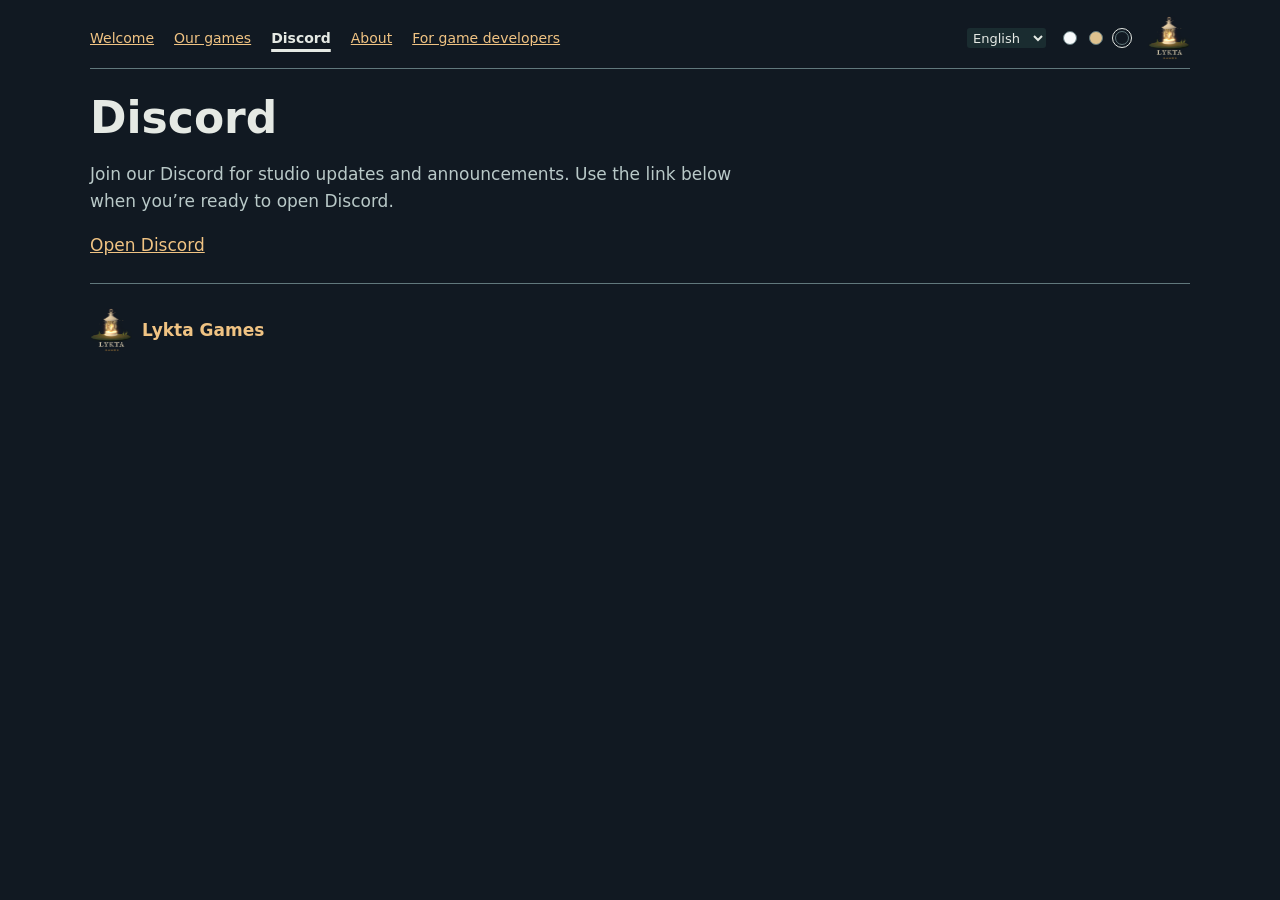
<file: discord/index.html>
<!doctype html>
<html lang="en"><meta charset="utf-8"><meta name="viewport" content="width=device-width,initial-scale=1">
<script src="/preferences.js"></script>
<script src="/translations.js"></script>
<title data-i18n="discord_title">Discord · Lykta Games</title>
<style>
:root{color-scheme:dark;font:17px/1.6 system-ui;background:#111922;color:#e5e9e4}body{max-width:1100px;margin:auto;padding:16px 24px}header{border-bottom:1px solid #395054;padding-bottom:8px;color:#e9bc75}h1{font-size:clamp(30px,4vw,44px);line-height:1.15;max-width:800px;margin:18px 0 8px}p{max-width:680px;color:#b9c9c8}section{margin:24px 0}article{background:#1a2c30;border:1px solid #395054;padding:24px;border-radius:12px}a{color:#f0c383}input{font:inherit;padding:8px;max-width:100%;box-sizing:border-box}footer{border-top:1px solid #395054;padding-top:24px}label{display:block}
nav{display:flex;flex-wrap:wrap;align-items:center;gap:0 20px;font-size:14px}nav a{display:inline-flex;align-items:center;min-height:44px}nav a[aria-current="page"]{color:#e5e9e4;font-weight:700;text-decoration-thickness:3px;text-underline-offset:6px}
.design-grid{display:grid;grid-template-columns:repeat(3,minmax(0,1fr));gap:16px}
.design-grid article{padding:20px}.design-grid h3{font-size:18px;line-height:1.35;margin:0 0 10px;color:#e9bc75}.design-grid p{font-size:15px;margin:8px 0}.design-grid .note{font-size:13px}
@media(max-width:760px){.design-grid{grid-template-columns:repeat(2,minmax(0,1fr))}}
@media(max-width:480px){body{padding:10px 16px}.design-grid{grid-template-columns:1fr}nav{gap:0 16px}h1{margin-top:14px}.timeline-label{font-size:13px}}
.support-note{font-size:13px;max-width:680px}.support-note span{white-space:normal}
</style>
<link rel="stylesheet" href="/appearance.css">
<header><nav aria-label="Main" data-i18n-aria-label="main"><a href="/"><span data-i18n="welcome">Welcome</span></a><a href="/games/"><span data-i18n="get_our_games">Our games</span></a><a href="/discord/" aria-current="page">Discord</a><a href="/about/"><span data-i18n="about">About</span></a><a href="/calendar/"><span data-i18n="for_game_developers">For game developers</span></a></nav><div class="preferences"><label><select id="language" aria-label="Language" data-i18n-aria-label="language"><option value="en">English</option><option value="sv">Svenska</option></select></label><div class="theme-options" role="group" aria-label="Appearance" data-i18n-aria-label="appearance"><button class="theme-choice" type="button" data-theme-choice="light" aria-label="Light" title="Light" data-i18n-aria-label="light" data-i18n-title="light" aria-pressed="false"></button><button class="theme-choice" type="button" data-theme-choice="warm" aria-label="Warm" title="Warm" data-i18n-aria-label="warm" data-i18n-title="warm" aria-pressed="false"></button><button class="theme-choice" type="button" data-theme-choice="dark" aria-label="Dark" title="Dark" data-i18n-aria-label="dark" data-i18n-title="dark" aria-pressed="true"></button></div></div><a class="header-home" href="/" aria-label="Lykta Games — Welcome" data-i18n-aria-label="studio_home"><img class="header-logo" src="/assets/lykta-games.png" width="674" height="702" alt="Lykta Games"></a></header>
<main><section id="discord"><h1>Discord</h1><p><span data-i18n="discord_invitation">Join our Discord for studio updates and announcements. Use the link below when you’re ready to open Discord.</span></p><p><a href="https://discord.gg/ZfgvNF5Cu" target="_blank" rel="noopener noreferrer"><span data-i18n="open_discord">Open Discord</span></a></p></section></main><footer><a class="footer-brand" href="/" aria-label="Lykta Games — Welcome" data-i18n-aria-label="studio_home"><img src="/assets/lykta-games.png" width="42" height="44" alt=""><span>Lykta Games</span></a></footer><script>window.SitePreferences?.translate();</script></html>
</file>
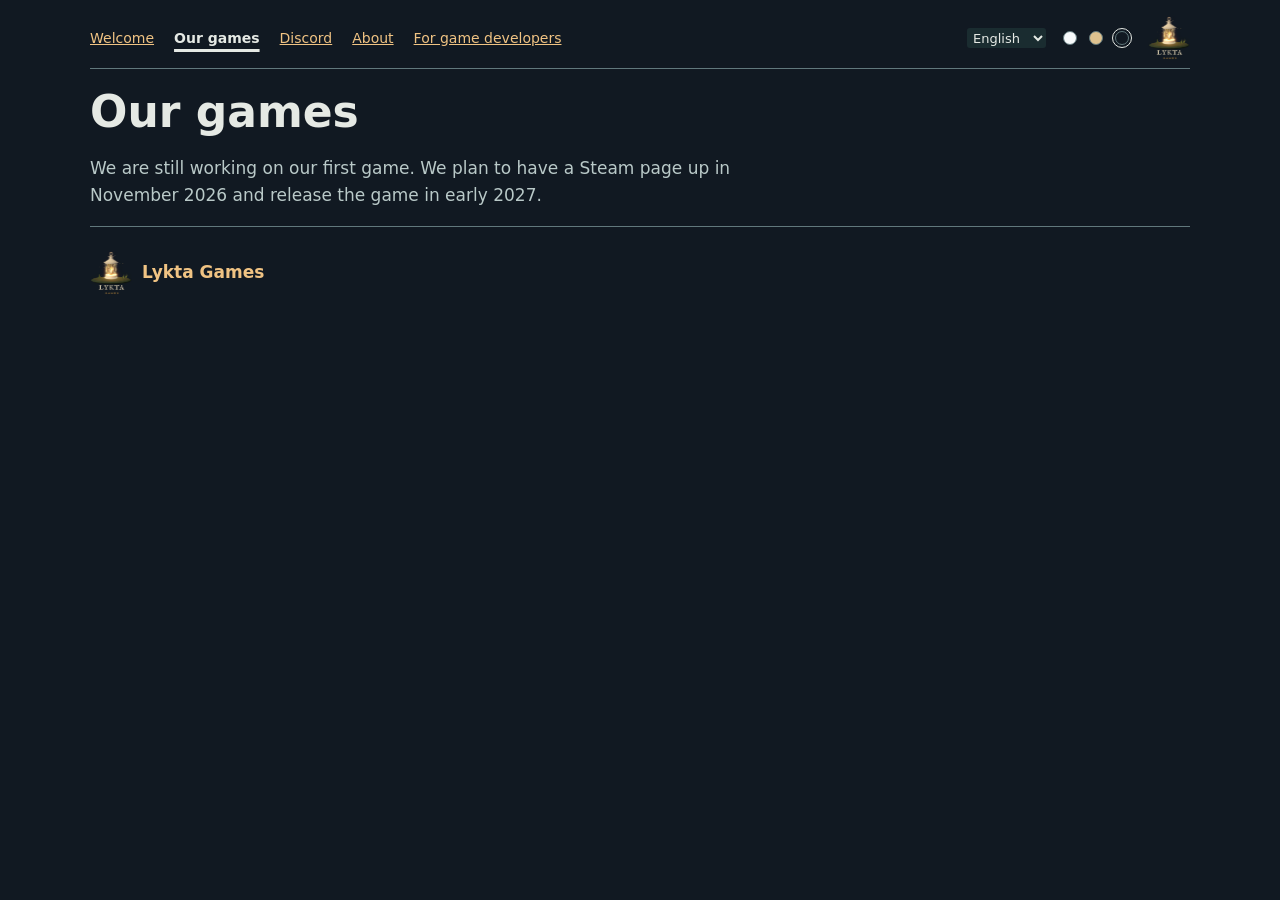
<file: games/index.html>
<!doctype html>
<html lang="en"><meta charset="utf-8"><meta name="viewport" content="width=device-width,initial-scale=1">
<script src="/preferences.js"></script>
<script src="/translations.js"></script>
<title data-i18n="games_title">Our games · Lykta Games</title>
<style>
:root{color-scheme:dark;font:17px/1.6 system-ui;background:#111922;color:#e5e9e4}body{max-width:1100px;margin:auto;padding:16px 24px}header{border-bottom:1px solid #395054;padding-bottom:8px;color:#e9bc75}h1{font-size:clamp(30px,4vw,44px);line-height:1.15;max-width:800px;margin:18px 0 8px}p{max-width:680px;color:#b9c9c8}section{margin:24px 0}article{background:#1a2c30;border:1px solid #395054;padding:24px;border-radius:12px}a{color:#f0c383}input{font:inherit;padding:8px;max-width:100%;box-sizing:border-box}footer{border-top:1px solid #395054;padding-top:24px}label{display:block}
nav{display:flex;flex-wrap:wrap;align-items:center;gap:0 20px;font-size:14px}nav a{display:inline-flex;align-items:center;min-height:44px}nav a[aria-current="page"]{color:#e5e9e4;font-weight:700;text-decoration-thickness:3px;text-underline-offset:6px}
.design-grid{display:grid;grid-template-columns:repeat(3,minmax(0,1fr));gap:16px}
.design-grid article{padding:20px}.design-grid h3{font-size:18px;line-height:1.35;margin:0 0 10px;color:#e9bc75}.design-grid p{font-size:15px;margin:8px 0}.design-grid .note{font-size:13px}
@media(max-width:760px){.design-grid{grid-template-columns:repeat(2,minmax(0,1fr))}}
@media(max-width:480px){body{padding:10px 16px}.design-grid{grid-template-columns:1fr}nav{gap:0 16px}h1{margin-top:14px}.timeline-label{font-size:13px}}
.support-note{font-size:13px;max-width:680px}.support-note span{white-space:normal}
</style>
<link rel="stylesheet" href="/appearance.css">
<header><nav aria-label="Main" data-i18n-aria-label="main"><a href="/"><span data-i18n="welcome">Welcome</span></a><a href="/games/" aria-current="page"><span data-i18n="get_our_games">Our games</span></a><a href="/discord/">Discord</a><a href="/about/"><span data-i18n="about">About</span></a><a href="/calendar/"><span data-i18n="for_game_developers">For game developers</span></a></nav><div class="preferences"><label><select id="language" aria-label="Language" data-i18n-aria-label="language"><option value="en">English</option><option value="sv">Svenska</option></select></label><div class="theme-options" role="group" aria-label="Appearance" data-i18n-aria-label="appearance"><button class="theme-choice" type="button" data-theme-choice="light" aria-label="Light" title="Light" data-i18n-aria-label="light" data-i18n-title="light" aria-pressed="false"></button><button class="theme-choice" type="button" data-theme-choice="warm" aria-label="Warm" title="Warm" data-i18n-aria-label="warm" data-i18n-title="warm" aria-pressed="false"></button><button class="theme-choice" type="button" data-theme-choice="dark" aria-label="Dark" title="Dark" data-i18n-aria-label="dark" data-i18n-title="dark" aria-pressed="true"></button></div></div><a class="header-home" href="/" aria-label="Lykta Games — Welcome" data-i18n-aria-label="studio_home"><img class="header-logo" src="/assets/lykta-games.png" width="674" height="702" alt="Lykta Games"></a></header>
<main><h1><span data-i18n="get_our_games">Our games</span></h1><p><span data-i18n="first_game_update">We are still working on our first game. We plan to have a Steam page up in November 2026 and release the game in early 2027.</span></p></main><footer><a class="footer-brand" href="/" aria-label="Lykta Games — Welcome" data-i18n-aria-label="studio_home"><img src="/assets/lykta-games.png" width="42" height="44" alt=""><span>Lykta Games</span></a></footer><script>window.SitePreferences?.translate();</script></html>
</file>
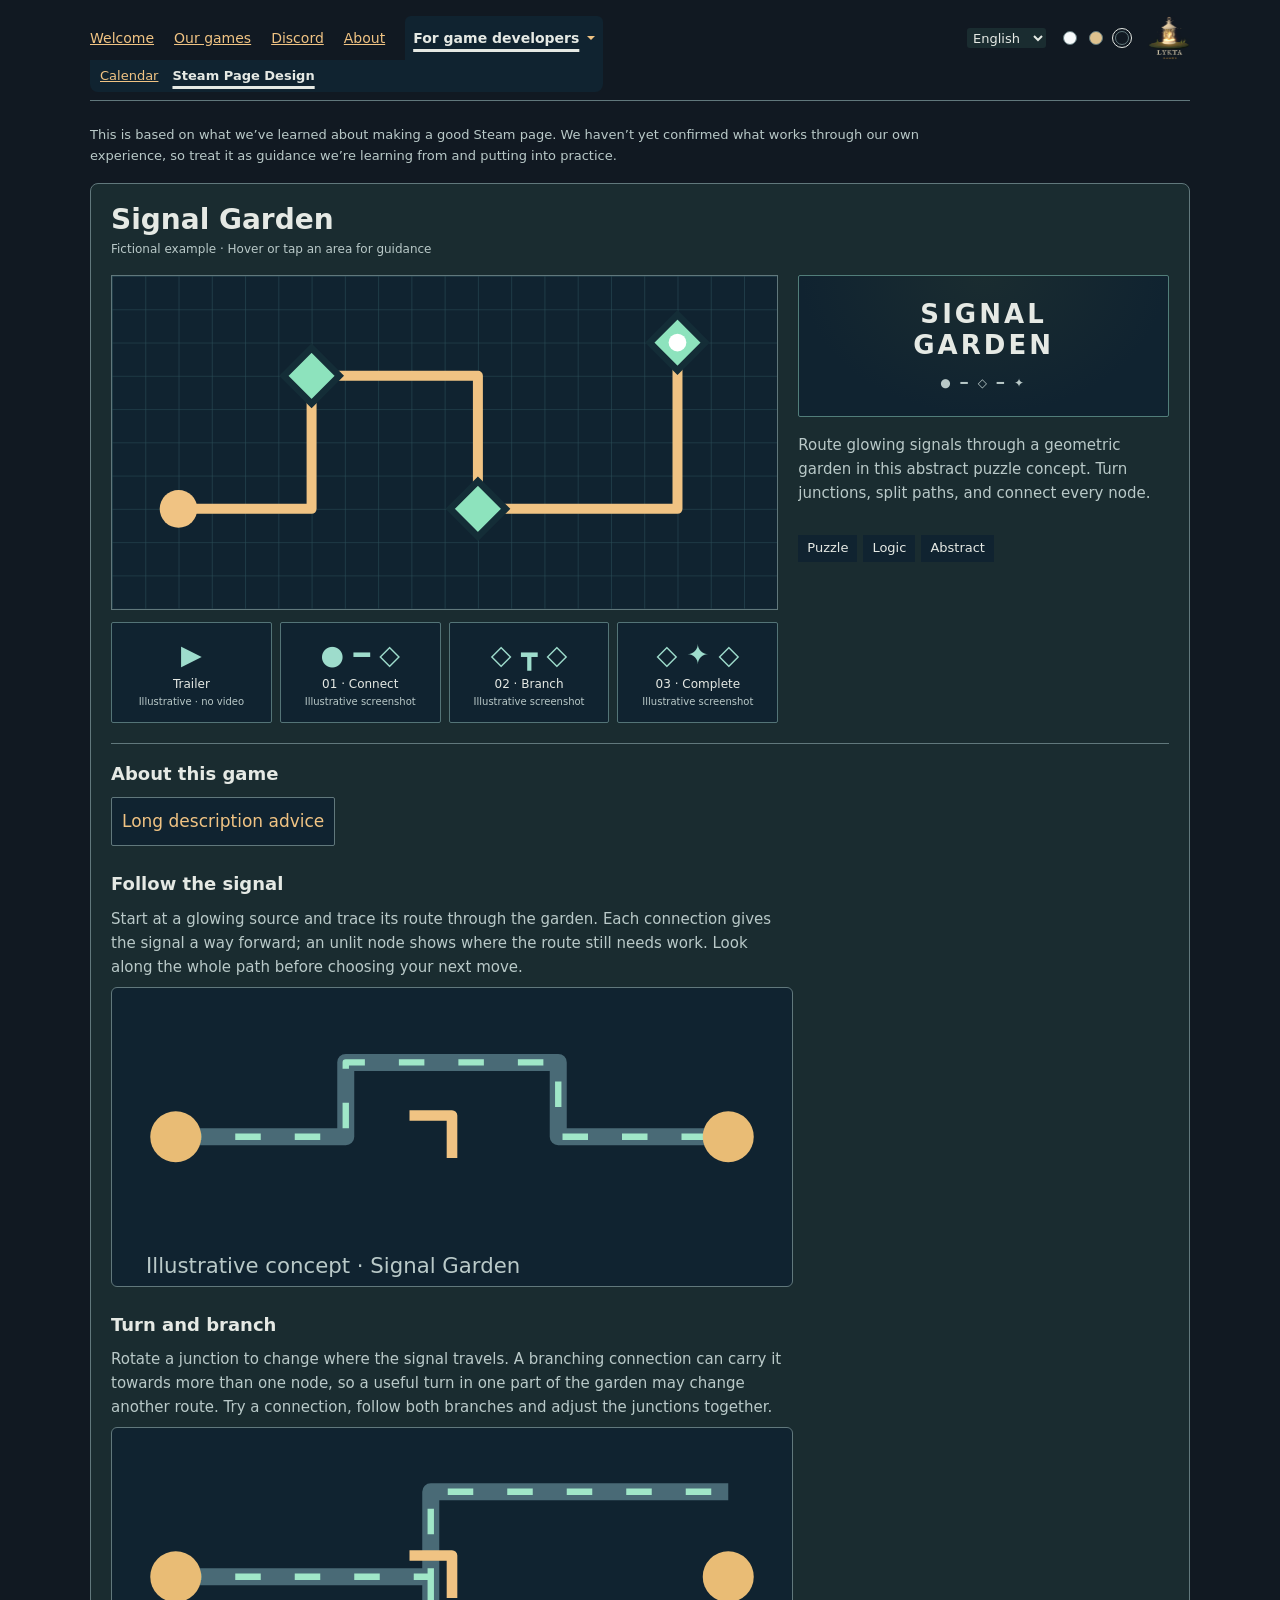
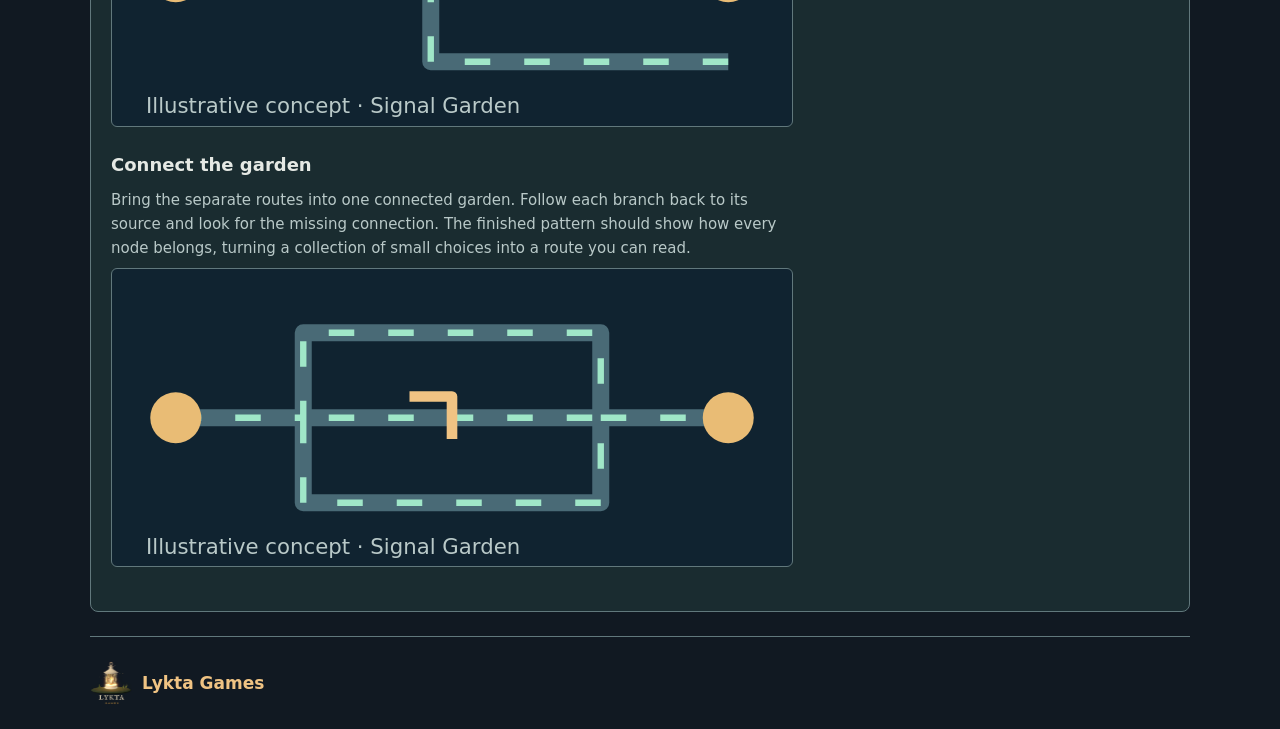
<file: steam-page-design/index.html>
<!doctype html>
<html lang="en"><meta charset="utf-8"><meta name="viewport" content="width=device-width,initial-scale=1">
<script src="/preferences.js"></script>
<script src="/translations.js"></script>
<title data-i18n="steam_page_design_lyktagames">Steam Page Design · LyktaGames</title>
<style>
:root{color-scheme:dark;font:17px/1.6 system-ui;background:#111922;color:#e5e9e4}body{max-width:1100px;margin:auto;padding:16px 24px}header{border-bottom:1px solid #395054;padding-bottom:8px;color:#e9bc75}h1{font-size:clamp(30px,4vw,44px);line-height:1.15;max-width:800px;margin:18px 0 8px}p{max-width:680px;color:#b9c9c8}section{margin:24px 0}article{background:#1a2c30;border:1px solid #395054;padding:24px;border-radius:12px}a{color:#f0c383}input{font:inherit;padding:8px;max-width:100%;box-sizing:border-box}footer{border-top:1px solid #395054;padding-top:24px}label{display:block}
nav{display:flex;flex-wrap:wrap;align-items:center;gap:0 20px;font-size:14px}nav a{display:inline-flex;align-items:center;min-height:44px}nav a[aria-current="page"]{color:#e5e9e4;font-weight:700;text-decoration-thickness:3px;text-underline-offset:6px}

.store{background:#172c3c;border:1px solid #395565;padding:20px;border-radius:8px}.store h2{font-size:28px;margin:0 0 16px}.store h3{font-size:18px;margin:0 0 8px}.store p{font-size:15px;margin:8px 0}.eyebrow{color:#99b8c9;text-transform:uppercase;letter-spacing:.12em;font-size:12px}.store-grid{display:grid;grid-template-columns:minmax(0,1.8fr) minmax(0,1fr);gap:20px}.store-grid>*{min-width:0}.board{background:#102330;border:1px solid #365462;overflow:hidden}.board svg{display:block;width:100%;height:auto}.board>span{display:block;padding:10px 14px;font-size:14px;color:#f0c383}.capsule{min-height:140px;display:grid;place-content:center;text-align:center;background:radial-gradient(ellipse at top,#376b65,transparent 70%),#102330;border:1px solid #527e7a;letter-spacing:.18em}.capsule strong{font-size:26px;line-height:1.2}.capsule span{font-size:12px;color:#b9c9c8;margin-top:12px}.thumbnails{display:grid;grid-template-columns:repeat(3,minmax(0,1fr));gap:8px;margin-top:12px}.thumb{background:#24434b;border:1px solid #547477;padding:12px 4px;text-align:center;font-size:12px}.thumb b{display:block;color:#a0e7c8;font-size:27px;line-height:1.5}.thumb:nth-child(2){background:#343e54}.thumb:nth-child(3){background:#454638}.tags{display:flex;flex-wrap:wrap;gap:6px;margin-top:14px}.tags>span{padding:3px 9px;background:#294a60;color:#c8e6f5;font-size:13px}.about-game{margin:20px 0 0;border-top:1px solid #395565;padding-top:16px}.about-copy{display:grid;grid-template-columns:1fr 1fr;gap:18px}.hint{margin:10px 0 14px}.hint summary{cursor:pointer;min-height:44px;box-sizing:border-box;padding:8px 10px;border:1px solid #597780;border-radius:5px;font-size:14px;color:#f0c383;background:#10232e}.hint summary:hover,.hint summary:focus-visible{outline:2px solid #f0c383;outline-offset:2px}.number{font-weight:750;margin-right:6px}.hint article{padding:14px;margin-top:8px;border-radius:5px;background:#102125}.hint article h3{color:#e9bc75;font-size:16px}.hint article p{font-size:14px}.hint .note{font-size:13px}.hint a:focus-visible{outline:2px solid #f0c383;outline-offset:3px}.instructions{font-size:14px;max-width:none;margin:10px 0 18px}[data-hint]{outline:1px solid #527780;outline-offset:3px;border-radius:2px}[data-hint]:hover{outline:2px solid #e9bc75}
@media(max-width:650px){body{padding:12px 16px}.store{padding:12px}.store-grid,.about-copy{grid-template-columns:1fr}.store-grid{gap:4px}nav{gap:0 16px}.capsule{min-height:120px}}
.hint article{position:fixed;z-index:20;box-sizing:border-box;width:360px;max-width:calc(100vw - 24px);max-height:calc(100vh - 24px);overflow:auto;left:50%;top:20vh;transform:translateX(-50%);margin:0;padding:20px;border:1px solid #9edccc;box-shadow:0 12px 40px #000a}
.guide-note{font-size:13px;max-width:900px;margin:8px 0 16px}.store #design-title{font-size:28px;margin:0}.store .fictional{font-size:12px;color:#99b8c9;margin:4px 0 16px}.tips-ready .hint{margin:0}.tips-ready .hint>summary{display:none}.pitch-column>p[data-hint]{margin:16px 0}.tips-ready [data-hint]{outline-color:transparent;cursor:help}.tips-ready [data-hint]:hover,.tips-ready [data-hint]:focus-visible{outline:2px solid #e9bc75}
.thumbnails{grid-template-columns:repeat(4,minmax(0,1fr))}.thumb small{display:block;font-size:10px;color:#b9c9c8}.thumb.trailer{background:#183d49}.pitch-column{display:flex;flex-direction:column}
.support-note{font-size:13px;max-width:680px}.support-note span{white-space:normal}
.about-copy{display:block;max-width:680px}.about-copy section{margin:24px 0}.route-scene{display:block;width:100%;background:#102330;border:1px solid #365462;border-radius:6px}.route-scene path{fill:none;stroke-linejoin:round}.route-track{stroke:#496a76;stroke-width:8}.route-signal{stroke:#a0e7c8;stroke-width:3;stroke-dasharray:12 16;animation:signal-flow 4s linear infinite}.route-scene circle{fill:#e9bc75}.route-scene text{fill:#b9c9c8;font:10px system-ui}.junction{stroke:#f0c383;stroke-width:5;transform-origin:150px 70px;animation:junction-turn 8s ease-in-out infinite}.description-advice{font:inherit;color:#f0c383;background:#102330;border:1px solid #527780;padding:10px}
@keyframes signal-flow{to{stroke-dashoffset:-112}}@keyframes junction-turn{0%,30%{transform:rotate(0deg)}50%,80%{transform:rotate(90deg)}100%{transform:rotate(0deg)}}
@media(prefers-reduced-motion:reduce){.route-signal,.junction{animation:none}.route-signal{stroke-dasharray:none}}
</style>
<link rel="stylesheet" href="/appearance.css">
<header><div class="navigation-group"><nav aria-label="Main" data-i18n-aria-label="main"><a href="/"><span data-i18n="welcome">Welcome</span></a><a href="/games/"><span data-i18n="get_our_games">Our games</span></a><a href="/discord/">Discord</a><a href="/about/"><span data-i18n="about">About</span></a><a href="/calendar/" aria-current="true"><span data-i18n="for_game_developers">For game developers</span></a></nav><nav class="developer-nav" data-nav-parent="/calendar/" aria-label="For game developers" data-i18n-aria-label="for_game_developers"><a href="/calendar/"><span data-i18n="calendar">Calendar</span></a><a href="/steam-page-design/" aria-current="page"><span data-i18n="steam_page_design">Steam Page Design</span></a></nav></div><div class="preferences"><label><select id="language" aria-label="Language" data-i18n-aria-label="language"><option value="en">English</option><option value="sv">Svenska</option></select></label><div class="theme-options" role="group" aria-label="Appearance" data-i18n-aria-label="appearance"><button class="theme-choice" type="button" data-theme-choice="light" aria-label="Light" title="Light" data-i18n-aria-label="light" data-i18n-title="light" aria-pressed="false"></button><button class="theme-choice" type="button" data-theme-choice="warm" aria-label="Warm" title="Warm" data-i18n-aria-label="warm" data-i18n-title="warm" aria-pressed="false"></button><button class="theme-choice" type="button" data-theme-choice="dark" aria-label="Dark" title="Dark" data-i18n-aria-label="dark" data-i18n-title="dark" aria-pressed="true"></button></div></div><a class="header-home" href="/" aria-label="Lykta Games — Welcome" data-i18n-aria-label="studio_home"><img class="header-logo" src="/assets/lykta-games.png" width="674" height="702" alt="Lykta Games"></a></header>
<main>
<section id="steam-page-design" aria-labelledby="design-title">
<p class="guide-note"><span data-i18n="this_is_based_on_what_we_ve_learned_about_making_a_good_steam_pag">This is based on what we’ve learned about making a good Steam page. We haven’t yet confirmed what works through our own experience, so treat it as guidance we’re learning from and putting into practice.</span></p>

<div class="store" aria-label="Fictional Steam-style store example" data-i18n-aria-label="fictional_steam_style_store_example">

<h1 id="design-title">Signal Garden</h1><p class="fictional"><span data-i18n="fictional_example_hover_or_tap_an_area_for_guidance">Fictional example · Hover or tap an area for guidance</span></p>
<div class="store-grid">
<div class="media-column">
<div class="board" role="img" aria-label="Illustrated routing puzzle: a gold signal follows a winding path through green diamond nodes" data-i18n-aria-label="illustrated_routing_puzzle_a_gold_signal_follows_a_winding_path_t"><svg viewBox="0 0 600 300" aria-hidden="true"><defs><pattern id="grid" width="30" height="30" patternUnits="userSpaceOnUse"><path d="M30 0H0V30" fill="none" stroke="#294d57"/></pattern></defs><rect width="600" height="300" fill="url(#grid)"/><path d="M60 210H180V90H330V210H510V60" fill="none" stroke="#f0c383" stroke-width="9" stroke-linejoin="round"/><g fill="#8de3bd" stroke="#142d37" stroke-width="6"><path d="m180 65 25 25-25 25-25-25zM305 210l25-25 25 25-25 25zM485 60l25-25 25 25-25 25z"/></g><circle cx="60" cy="210" r="17" fill="#f0c383"/><circle cx="510" cy="60" r="8" fill="#fff"/></svg></div>

<details class="hint" id="hint-4"><summary><span class="number">04</span> <span data-i18n="trailer_show_the_core_loop">Trailer · show the core loop</span></summary><article><h3><span data-i18n="04_show_gameplay_immediately">04 · Show gameplay immediately</span></h3><p><span data-i18n="put_a_gameplay_trailer_first_viewers_may_skip_or_scrub_through_it">Put a gameplay trailer first. Viewers may skip or scrub through it to judge the genre, art and whether the play appeals to them. Open with the core loop: a player action and its result, without a logo, cinematic or lore intro.</span></p><p><span data-i18n="use_clear_shots_of_about_3_5_seconds_that_make_sense_when_sampled">Use clear shots of about 3–5 seconds that make sense when sampled. Keep useful UI visible and action readable with sound off; add variety that shows more of the play.</span></p><p><span data-i18n="end_with_one_call_to_action_either_wishlist_on_steam_or_join_discord">End with one call to action: either wishlist on Steam or join our Discord, not both. A single clear next step is more likely to be followed; offering a choice can mean viewers do neither.</span></p><p class="note"><span data-i18n="trailer_advice">Trailer advice:</span> <a href="https://www.derek-lieu.com/blog/2021/4/18/the-simplest-trailer-to-make-for-your-steam-page" target="_blank" rel="noopener noreferrer">Derek Lieu</a><span data-i18n="gameplay_first_guidance">. Gameplay-first guidance:</span> <a href="https://partner.steamgames.com/doc/store/trailer" target="_blank" rel="noopener noreferrer">Valve</a>.</p></article></details>
<div class="thumbnails" aria-label="Illustrative media: trailer followed by three screenshots" data-i18n-aria-label="illustrative_media_trailer_followed_by_three_screenshots">
<div class="thumb trailer" data-hint="hint-4"><b aria-hidden="true">▶</b><span data-i18n="trailer">Trailer</span><small><span data-i18n="illustrative_no_video">Illustrative · no video</span></small></div>
<div class="thumb" data-hint="hint-3"><b aria-hidden="true">● ━ ◇</b><span data-i18n="01_connect">01 · Connect</span><small><span data-i18n="illustrative_screenshot">Illustrative screenshot</span></small></div><div class="thumb" data-hint="hint-3"><b aria-hidden="true">◇ ┳ ◇</b><span data-i18n="02_branch">02 · Branch</span><small><span data-i18n="illustrative_screenshot">Illustrative screenshot</span></small></div><div class="thumb" data-hint="hint-3"><b aria-hidden="true">◇ ✦ ◇</b><span data-i18n="03_complete">03 · Complete</span><small><span data-i18n="illustrative_screenshot">Illustrative screenshot</span></small></div>
</div>
<details class="hint" id="hint-3"><summary><span class="number">03</span> <span data-i18n="screenshots_give_each_a_job">Screenshots · give each a job</span></summary><article><h3><span data-i18n="03_give_each_screenshot_a_job">03 · Give each screenshot a job</span></h3><p><span data-i18n="show_different_activities_situations_and_views_from_actual_gamepl">Show different activities, situations and views from actual gameplay. Keep useful interface elements visible when they help explain play; avoid repeating the same scene.</span></p><p class="note"><span data-i18n="official_screenshot_requirements_and_guidance">Official screenshot requirements and guidance:</span> <a href="https://partner.steamgames.com/doc/store/assets/standard" target="_blank" rel="noopener noreferrer">Valve</a>.</p></article></details>
</div>
<div class="pitch-column">
<div class="capsule" data-hint="hint-1" role="img" aria-label="Example capsule with a clear Signal Garden title and geometric signal motif" data-i18n-aria-label="example_capsule_with_a_clear_signal_garden_title_and_geometric_si"><strong>SIGNAL<br>GARDEN</strong><span aria-hidden="true">● ━ ◇ ━ ✦</span></div>
<details class="hint" id="hint-1"><summary><span class="number">01</span> <span data-i18n="capsule_read_at_a_glance">Capsule · read at a glance</span></summary><article><h3><span data-i18n="01_make_the_capsule_readable">01 · Make the capsule readable</span></h3><p><span data-i18n="choose_one_clear_subject_and_a_title_that_reads_at_thumbnail_size">Choose one clear subject and a title that reads at thumbnail size. Adjust the composition for each capsule shape so the art still suggests the game’s setting or play.</span></p><p class="note"><span data-i18n="advice">Advice:</span> <a href="https://www.valadria.com/how-to-make-a-good-steam-page/" target="_blank" rel="noopener noreferrer">Matt Hackett</a><span data-i18n="official_asset_guidance">. Official asset guidance:</span> <a href="https://partner.steamgames.com/doc/store/assets/standard" target="_blank" rel="noopener noreferrer">Valve</a>.</p></article></details>
<p data-hint="hint-2"><span data-i18n="route_glowing_signals_through_a_geometric_garden_in_this_abstract">Route glowing signals through a geometric garden in this abstract puzzle concept. Turn junctions, split paths, and connect every node.</span></p>
<details class="hint" id="hint-2"><summary><span class="number">02</span> <span data-i18n="short_description_explain_the_hook">Short description · explain the hook</span></summary><article><h3><span data-i18n="02_explain_the_hook_quickly">02 · Explain the hook quickly</span></h3><p><span data-i18n="name_the_genre_describe_what_the_player_does_and_give_one_distinc">Name the genre, describe what the player does, and give one distinctive reason to care. Use concrete action words; save background lore and detailed features for later.</span></p><p class="note"><span data-i18n="advice">Advice:</span> <a href="https://www.valadria.com/how-to-make-a-good-steam-page/" target="_blank" rel="noopener noreferrer">Matt Hackett</a><span data-i18n="description_guidance">. Description guidance:</span> <a href="https://partner.steamgames.com/doc/store/page/description" target="_blank" rel="noopener noreferrer">Valve</a>.</p></article></details>
<div class="tags" data-hint="hint-6" aria-label="Example tags" data-i18n-aria-label="example_tags"><span><span data-i18n="puzzle">Puzzle</span></span><span><span data-i18n="logic">Logic</span></span><span><span data-i18n="abstract">Abstract</span></span></div>
<details class="hint" id="hint-6"><summary><span class="number">06</span> <span data-i18n="tags_describe_the_play">Tags · describe the play</span></summary><article><h3><span data-i18n="06_choose_tags_that_fit">06 · Choose tags that fit</span></h3><p><span data-i18n="start_with_accurate_specific_genre_and_gameplay_tags_order_them_b">Start with accurate, specific genre and gameplay tags. Order them by relevance to the experience; a popular tag is only useful if it describes your game.</span></p><p><span data-i18n="compare_the_tags_of_games_closest_to_yours_and_review_the_similar">Compare the tags of games closest to yours, and review the similarly tagged games in Steam’s tag wizard. Choose specific tags that accurately describe your game. Tags help inform More Like This and other recommendations; they do not guarantee placement.</span></p><p class="note"><span data-i18n="tag_research_advice">Tag research advice:</span> <a href="https://howtomarketagame.com/2020/11/12/steam-101-how-to-tag-your-game/" target="_blank" rel="noopener noreferrer">Chris Zukowski (How To Market A Game)</a>.</p><p class="note"><span data-i18n="official_discovery_and_tag_guidance">Official discovery and tag guidance:</span> <a href="https://partner.steamgames.com/doc/store/tags" target="_blank" rel="noopener noreferrer">Valve</a>.</p></article></details>
</div>
</div>
<section class="about-game" aria-labelledby="about-game-title"><h3 id="about-game-title"><span data-i18n="about_this_game">About this game</span></h3>
<button class="description-advice" type="button" data-hint="hint-5"><span data-i18n="long_description_advice">Long description advice</span></button><div class="about-copy"><section><h3><span data-i18n="follow_the_signal">Follow the signal</span></h3><p><span data-i18n="start_at_a_glowing_source_and_trace_its_route_through_the_garden_">Start at a glowing source and trace its route through the garden. Each connection gives the signal a way forward; an unlit node shows where the route still needs work. Look along the whole path before choosing your next move.</span></p><svg class="route-scene" viewBox="0 0 320 140" role="img" aria-label="Illustrative routing scene: follow the signal" data-i18n-aria-label="illustrative_routing_scene_follow_the_signal"><path class="route-track" d="M30 70 H110 V35 H210 V70 H290"/><path class="route-signal" d="M30 70 H110 V35 H210 V70 H290"/><circle cx="30" cy="70" r="12"/><circle cx="290" cy="70" r="12"/><path class="junction" d="M140 60 H160 V80"/><text x="16" y="134" data-i18n="illustrative_concept_signal_garden">Illustrative concept · Signal Garden</text></svg></section><section><h3><span data-i18n="turn_and_branch">Turn and branch</span></h3><p><span data-i18n="rotate_a_junction_to_change_where_the_signal_travels_a_branching_">Rotate a junction to change where the signal travels. A branching connection can carry it towards more than one node, so a useful turn in one part of the garden may change another route. Try a connection, follow both branches and adjust the junctions together.</span></p><svg class="route-scene" viewBox="0 0 320 140" role="img" aria-label="Illustrative routing scene: turn and branch" data-i18n-aria-label="illustrative_routing_scene_turn_and_branch"><path class="route-track" d="M30 70 H150 V30 H290 M150 70 V110 H290"/><path class="route-signal" d="M30 70 H150 V30 H290 M150 70 V110 H290"/><circle cx="30" cy="70" r="12"/><circle cx="290" cy="70" r="12"/><path class="junction" d="M140 60 H160 V80"/><text x="16" y="134" data-i18n="illustrative_concept_signal_garden">Illustrative concept · Signal Garden</text></svg></section><section><h3><span data-i18n="connect_the_garden">Connect the garden</span></h3><p><span data-i18n="bring_the_separate_routes_into_one_connected_garden_follow_each_b">Bring the separate routes into one connected garden. Follow each branch back to its source and look for the missing connection. The finished pattern should show how every node belongs, turning a collection of small choices into a route you can read.</span></p><svg class="route-scene" viewBox="0 0 320 140" role="img" aria-label="Illustrative routing scene: connect the garden" data-i18n-aria-label="illustrative_routing_scene_connect_the_garden"><path class="route-track" d="M30 70 H90 V30 H230 V70 H290 M90 70 V110 H230 V70 H90"/><path class="route-signal" d="M30 70 H90 V30 H230 V70 H290 M90 70 V110 H230 V70 H90"/><circle cx="30" cy="70" r="12"/><circle cx="290" cy="70" r="12"/><path class="junction" d="M140 60 H160 V80"/><text x="16" y="134" data-i18n="illustrative_concept_signal_garden">Illustrative concept · Signal Garden</text></svg></section></div>
<details class="hint" id="hint-5"><summary><span class="number">05</span> <span data-i18n="long_description_make_details_scannable">Long description · make details scannable</span></summary><article><h3><span data-i18n="05_make_the_details_easy_to_scan">05 · Make the details easy to scan</span></h3><p><span data-i18n="use_short_sections_and_descriptive_headings_to_explain_the_experi">Use short sections and descriptive headings to explain the experience. Describe features truthfully and specifically, so players can tell what they will actually be able to do. Use short animated gameplay previews alongside the text to show key actions and how features work. Keep each preview focused on one idea.</span></p><p class="note"><span data-i18n="official_description_guidance">Official description guidance:</span> <a href="https://partner.steamgames.com/doc/store/page/description" target="_blank" rel="noopener noreferrer">Valve</a>.</p></article></details>
</section>
</div></section>
</main><footer><a class="footer-brand" href="/" aria-label="Lykta Games — Welcome" data-i18n-aria-label="studio_home"><img src="/assets/lykta-games.png" width="42" height="44" alt=""><span>Lykta Games</span></a></footer>
<script>window.SitePreferences?.translate();</script>
<script>
// The example stays in place; advice is rendered as a floating overlay.
let activeHint=null,activeAnchor=null,hideTimer;
function closeAdvice(){
 clearTimeout(hideTimer);
 if(activeHint)activeHint.open=false;
 if(activeAnchor)activeAnchor.setAttribute('aria-expanded','false');
 activeHint=activeAnchor=null;
}
function scheduleHide(){
 clearTimeout(hideTimer);
 hideTimer=setTimeout(()=>{
  if(!activeHint)return;
  const focus=document.activeElement;
  const keyboardFocus=(activeHint.contains(focus)||activeAnchor===focus)&&focus.matches(':focus-visible');
  if(!activeHint.matches(':hover')&&!activeAnchor.matches(':hover')&&!keyboardFocus)closeAdvice();
 },180);
}
function showAdvice(hint,anchor){
 if(activeHint!==hint||activeAnchor!==anchor)closeAdvice();
 clearTimeout(hideTimer);
 activeHint=hint;activeAnchor=anchor;hint.open=true;anchor.setAttribute('aria-expanded','true');
 const panel=hint.querySelector('article'),rect=anchor.getBoundingClientRect();
 panel.style.maxHeight='calc(100vh - 24px)';
 panel.style.transform='none';
 panel.style.left=Math.max(12,Math.min(rect.left,innerWidth-panel.offsetWidth-12))+'px';
 let top=rect.bottom+8;
 if(anchor.closest('.thumbnails')&&rect.top>=12&&rect.bottom<=innerHeight-12){
  const above=Math.max(0,rect.top-20),below=Math.max(0,innerHeight-rect.bottom-20);
  const useAbove=above>=panel.offsetHeight||(below<panel.offsetHeight&&above>=below);
  panel.style.maxHeight=Math.max(1,useAbove?above:below)+'px';
  top=useAbove?rect.top-panel.offsetHeight-8:rect.bottom+8;
 }
 panel.style.top=Math.max(12,Math.min(top,innerHeight-panel.offsetHeight-12))+'px';
}
document.querySelectorAll('.hint').forEach(hint=>{
 const panel=hint.querySelector('article');
 panel.id=hint.id+'-advice';
 panel.addEventListener('pointerenter',()=>clearTimeout(hideTimer));
 panel.addEventListener('pointerleave',scheduleHide);
 panel.addEventListener('focusin',()=>clearTimeout(hideTimer));
 panel.addEventListener('focusout',scheduleHide);
});
document.querySelectorAll('[data-hint]').forEach(region=>{
 const hint=document.getElementById(region.dataset.hint),panel=hint.querySelector('article');
 region.tabIndex=0;region.setAttribute('role','button');region.setAttribute('aria-controls',panel.id);region.setAttribute('aria-expanded','false');
 const originalLabel=region.getAttribute('aria-label');
 const updateLabel=()=>region.setAttribute('aria-label',(region.dataset.i18nAriaLabel?window.SitePreferences?.t(region.dataset.i18nAriaLabel,originalLabel):region.textContent.trim())+' — '+hint.querySelector('summary').textContent.trim()+' — '+(window.SitePreferences?.t('showAdvice','show advice')||'show advice'));
 updateLabel();
 document.addEventListener('languagechange',()=>{closeAdvice();updateLabel()});
 region.addEventListener('pointerenter',event=>{if(event.pointerType==='mouse')showAdvice(hint,region)});
 region.addEventListener('pointerleave',event=>{if(event.pointerType==='mouse')scheduleHide()});
 region.addEventListener('focus',()=>{if(region.matches(':focus-visible'))showAdvice(hint,region)});
 region.addEventListener('blur',scheduleHide);
 region.addEventListener('click',()=>showAdvice(hint,region));
 region.addEventListener('keydown',event=>{if(event.key==='Enter'||event.key===' '){event.preventDefault();showAdvice(hint,region)}});
});
document.documentElement.classList.add('tips-ready');
document.addEventListener('keydown',event=>{if(event.key==='Escape'&&activeHint){activeAnchor.focus();closeAdvice()}});
document.addEventListener('pointerdown',event=>{if(!event.target.closest('.hint,[data-hint]'))closeAdvice()});
window.addEventListener('resize',closeAdvice);
window.addEventListener('scroll',closeAdvice);
</script>
</html>
</file>
<file: appearance.css>
/* Semantic colors shared by every public page, including the store example. */
:root{--page:#111922;--surface:#1a2c30;--inset:#102330;--ink:#e5e9e4;--muted:#b9c9c8;--accent:#f0c383;--line:#61787c;--mint:#9edccc;color-scheme:dark}
:root[data-theme="light"]{--page:#f7fafb;--surface:#fff;--inset:#e8f0f4;--ink:#172b33;--muted:#3b515a;--accent:#744500;--line:#667d87;--mint:#116550;color-scheme:light}
:root[data-theme="warm"]{--page:#f4ebdb;--surface:#fff8eb;--inset:#eaddc4;--ink:#30291f;--muted:#594b38;--accent:#754000;--line:#857256;--mint:#275b42;color-scheme:light}
:root{background:var(--page);color:var(--ink)}
header,footer,article,li,.store,.about-game,.board,.route-scene,.hint summary,.description-advice{border-color:var(--line)}
header,a,.design-grid h3,.hint article h3,.board>span,.hint summary,.description-advice{color:var(--accent)}
p,li span,.timeline-axis,.timeline-label small,.store .fictional,.eyebrow,.capsule span,.thumb small{color:var(--muted)}
nav a[aria-current]{color:var(--ink);font-weight:700;text-decoration-thickness:3px;text-underline-offset:6px}
header{display:flex;flex-wrap:wrap;align-items:center;column-gap:16px}
header>nav:not([data-nav-parent]){order:0}
header>.preferences{order:1;margin-left:auto}
.header-home{order:2;display:flex;flex:none}
.header-logo{display:block;width:42px;height:44px;object-fit:contain}
#welcome,#about{display:grid;grid-template-columns:minmax(0,1fr) minmax(220px,32%);gap:32px;align-items:center}
.welcome-logo{position:relative}
.welcome-logo img,.welcome-logo video{display:block;width:100%;height:auto}
.welcome-logo video{display:none}
.welcome-logo.is-playing video{display:block}
.welcome-logo.is-playing>img{display:none}
@media(max-width:760px){#welcome,#about{grid-template-columns:1fr;gap:16px}.welcome-logo{width:min(100%,320px);justify-self:center}}
@media(prefers-reduced-motion:reduce){.welcome-logo.is-playing video{display:none}.welcome-logo.is-playing>img{display:block}}
.developer-nav{order:3;flex-basis:100%;min-width:0;font-size:13px;gap:0 14px;margin:0;padding:0 10px;box-sizing:border-box;background:var(--inset);border:0;border-radius:0 0 8px 8px;max-width:100%}
.developer-nav a{min-height:32px}
.sharing-resources{max-width:680px;padding-left:24px}.sharing-resources li{margin:12px 0}
article,.store,.hint article,.timeline-tooltip{background:var(--surface);color:var(--ink)}
.board,.route-scene,.hint summary,.description-advice,.timeline-track,.thumb,.thumb:nth-child(2),.thumb:nth-child(3),.thumb.trailer{background:var(--inset)}
.capsule{background:radial-gradient(ellipse at top,var(--surface),transparent 70%),var(--inset)}
.tags span{background:var(--inset);color:var(--ink)}
.thumb b,.timeline-key{color:var(--mint)}
.route-scene text{fill:var(--muted)}
.timeline-today{border-color:var(--mint)}
.month-guide,.month-tick,.timeline-axis,.timeline-track{border-color:var(--line)}
:root:is([data-theme="light"],[data-theme="warm"]) [data-type="festivals"]{--event-color:#805000}
:root:is([data-theme="light"],[data-theme="warm"]) [data-type="steam"]{--event-color:#175a97}
:root:is([data-theme="light"],[data-theme="warm"]) [data-type="itch"]{--event-color:#943476}
:root:is([data-theme="light"],[data-theme="warm"]) .route-signal{stroke:#16634a}
:root:is([data-theme="light"],[data-theme="warm"]) .route-track{stroke:#6b8087}
.preferences{display:flex;justify-content:flex-end;flex-wrap:wrap;gap:4px 14px;align-items:center;font-size:13px;line-height:20px;padding:0}
.preferences label{display:flex;align-items:center;gap:6px;color:var(--muted)}
.preferences select{font:inherit;line-height:20px;height:20px;max-width:100%;padding:0 2px;background:var(--surface);color:var(--ink);border:0;border-radius:3px}
.theme-options{display:flex;align-items:center;gap:6px}
.theme-choice{display:grid;place-items:center;width:20px;height:20px;box-sizing:border-box;padding:0;border:1px solid transparent;border-radius:50%;background:transparent;cursor:pointer;color:var(--ink)}
.theme-choice::before{content:"";width:14px;height:14px;box-sizing:border-box;border:1px solid var(--line);border-radius:50%;background:var(--swatch)}
.theme-choice[data-theme-choice="light"]{--swatch:#f7fafb}
.theme-choice[data-theme-choice="warm"]{--swatch:#dec28f}
.theme-choice[data-theme-choice="dark"]{--swatch:#111922}
.theme-choice[aria-pressed="true"]{border-color:var(--ink)}
:focus-visible,.timeline-marker:focus-visible{outline:2px solid var(--accent);outline-offset:3px}
.hint summary:hover,.hint summary:focus-visible,.hint a:focus-visible,.tips-ready [data-hint]:hover,.tips-ready [data-hint]:focus-visible{outline-color:var(--accent)}
@media(max-width:480px){h1{font-size:clamp(24px,7.5vw,30px);overflow-wrap:anywhere}}

.footer-brand{display:inline-flex;align-items:center;gap:10px;text-decoration:none;font-weight:600;min-height:44px}.footer-brand img{object-fit:contain}
.resource-card{margin:20px 0}.resource-card h2{margin-top:0}.resource-attributes{display:flex;flex-wrap:wrap;gap:8px}.resource-attributes span{background:var(--inset);color:var(--ink);border:1px solid var(--line);border-radius:16px;padding:2px 10px;font-size:13px}.resource-links{display:flex;flex-direction:column;align-items:flex-start;gap:8px}

header .navigation-group>nav:first-child a[href="/calendar/"]{background:var(--inset);border-radius:6px 6px 0 0;padding-inline:8px}
header .navigation-group>nav:first-child a[href="/calendar/"]::after{content:"";margin-left:8px;border:4px solid transparent;border-top-color:var(--accent);transform:translateY(2px)}
.resource-gallery{display:grid;grid-template-columns:repeat(2,minmax(0,1fr));gap:20px}.resource-gallery figure{margin:0;min-width:0}.resource-gallery img{display:block;width:100%;height:240px;object-fit:contain;image-rendering:pixelated;background:#111922;border-radius:6px}.resource-gallery figcaption{font-size:13px;margin-top:8px}.resource-gallery figcaption span{color:var(--muted)}
.resource-directory{display:grid;grid-template-columns:repeat(2,minmax(0,1fr));gap:16px;margin:20px 0 32px;align-items:start}
.resource-directory .resource-card{margin:0;padding:16px;min-width:0;scroll-margin-top:16px}
.resource-card h2{font-size:22px;line-height:1.25;margin:0 0 10px}.resource-card p{font-size:15px;line-height:1.5;margin:10px 0}.resource-attributes{gap:4px}.resource-attributes span{padding:1px 7px;font-size:12px}.resource-links{gap:4px}.resource-gallery{gap:12px}.resource-gallery img{height:140px}.resource-gallery figcaption{font-size:12px;line-height:1.5}.resource-card summary{cursor:pointer;font-size:15px}.resource-card details{border-top:1px solid var(--line);padding-top:10px}.resource-jumps{gap:0 16px}.resource-card a{overflow-wrap:anywhere}
@media(max-width:760px){.resource-directory{grid-template-columns:1fr}.resource-gallery{grid-template-columns:1fr}.resource-gallery img{height:140px}}

.navigation-group{order:0;max-width:100%;min-width:0}.navigation-group>nav:first-child{width:max-content;max-width:100%}.navigation-group .developer-nav{width:100%}
header:has(.navigation-group){align-items:flex-start}header:has(.navigation-group)>.preferences{margin-top:12px}
@media(max-width:760px){header:has(.navigation-group)>.preferences{order:0;margin-top:12px}header:has(.navigation-group)>.header-home{order:1}.navigation-group{order:2;flex-basis:100%;width:100%}.navigation-group>nav:first-child{width:100%}.navigation-group>nav:first-child a[href="/calendar/"]{flex-basis:100%;box-sizing:border-box}}

/* Resource labels remain readable without scripting; filtering enhances the full list. */
.resource-card[hidden]{display:none}
.resource-attributes button{font:inherit;font-size:12px;line-height:1.3;min-height:36px;padding:6px 10px;border:1px solid var(--line);border-radius:16px;background:var(--inset);color:var(--ink);cursor:pointer}
.resource-attributes button:disabled{opacity:1;cursor:default}
.resource-attributes [data-resource-reset]:disabled{color:var(--muted);border-color:transparent}
.resource-attributes button[aria-pressed="true"]{border-color:var(--ink);box-shadow:inset 0 0 0 1px var(--ink);font-weight:700}
.resource-attributes button:focus-visible{outline:3px solid var(--ink);outline-offset:3px}
.resource-gallery audio{display:block;width:100%;min-width:0;margin-top:12px}
.resource-gallery img{image-rendering:auto}
</file>
